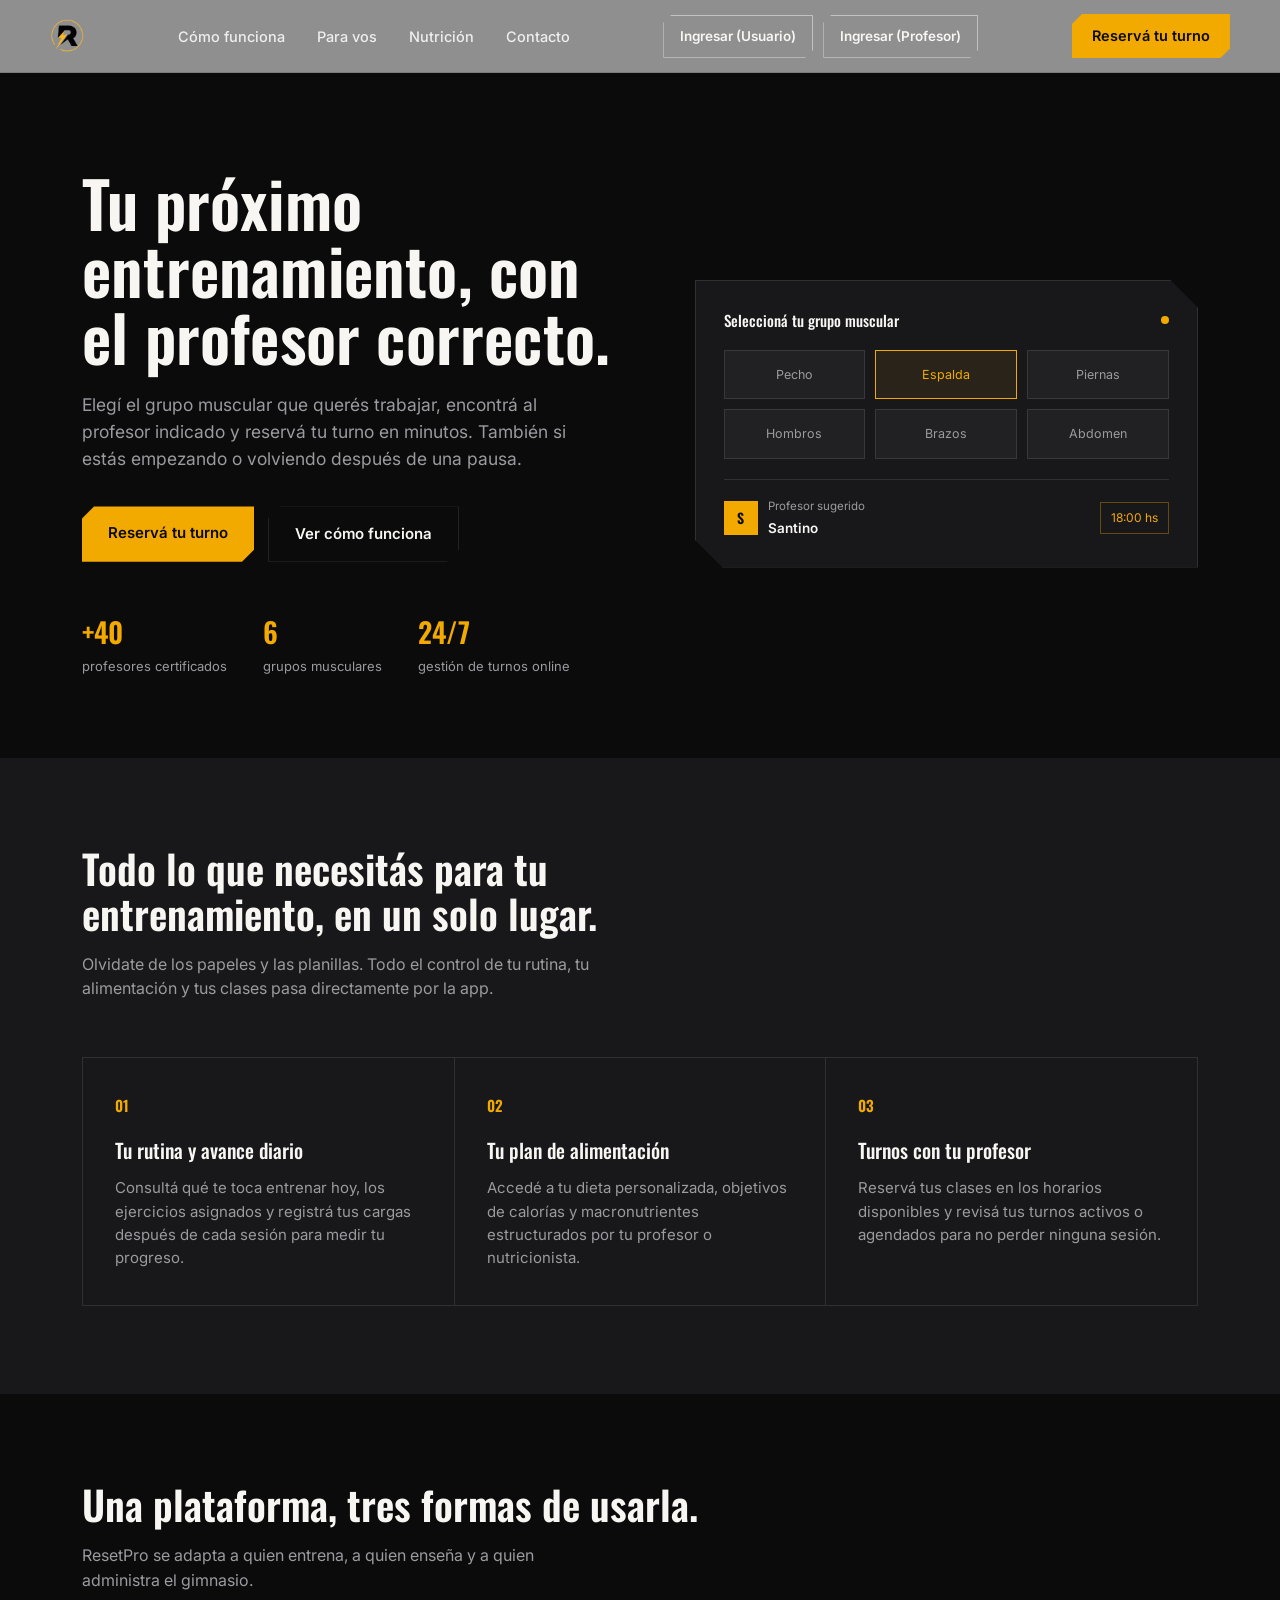
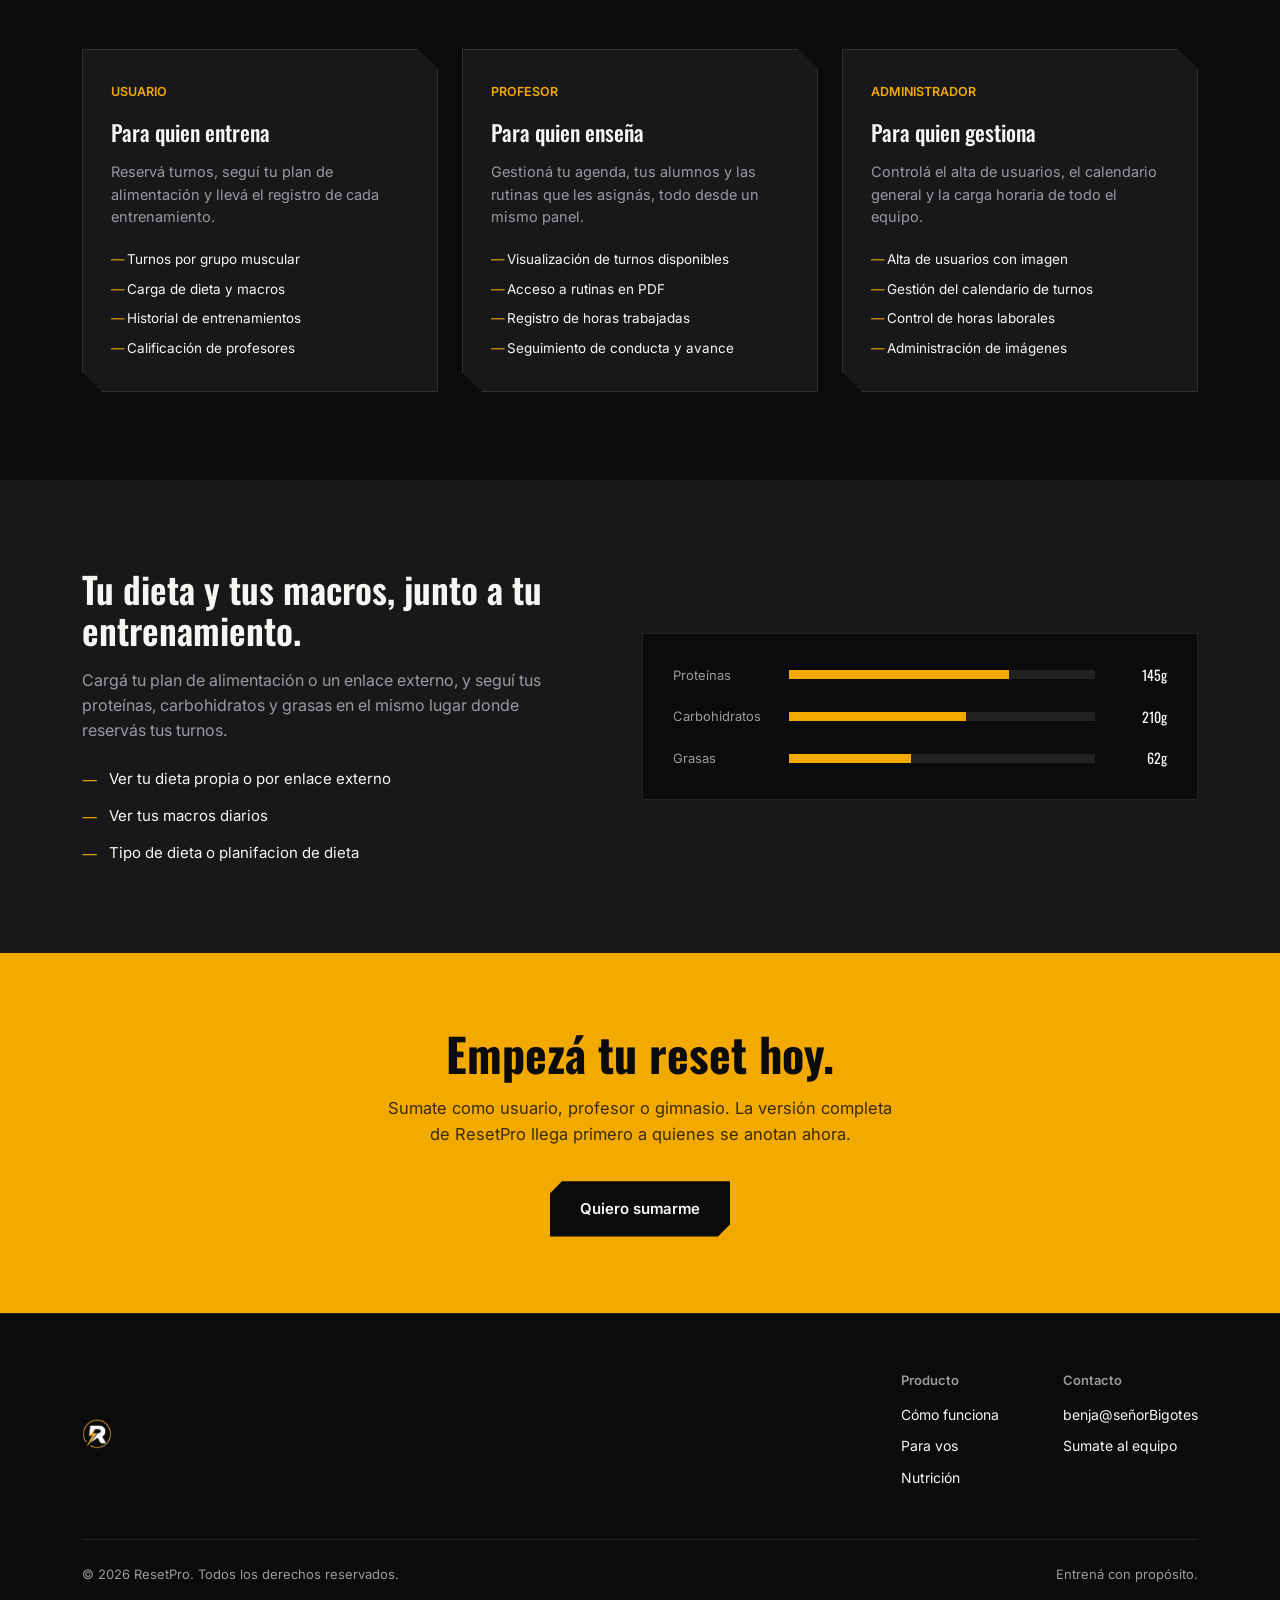
<file: index.html>
<!DOCTYPE html>
<html lang="es">
<head>
<meta charset="UTF-8">
<meta name="viewport" content="width=device-width, initial-scale=1.0">
<title>ResetPro — Entrená con propósito</title>
<link rel="preconnect" href="https://fonts.googleapis.com">
<link rel="preconnect" href="https://fonts.gstatic.com" crossorigin>
<link href="https://fonts.googleapis.com/css2?family=Oswald:wght@400;500;600;700&family=Inter:wght@400;500;600;700&display=swap" rel="stylesheet">
  <link rel="stylesheet" href="style.css">
</head>
<body>

<header>
  <div class="wrap nav">
    <a class="brand" href="#top">
      <img src="icono.PNG" alt="Icono de RESETPRO">
    </a>
    <nav>
      <ul class="nav-links" id="navLinks">
        <li><a href="#como-funciona">Cómo funciona</a></li>
        <li><a href="#roles">Para vos</a></li>
        <li><a href="#nutricion">Nutrición</a></li>
        <li><a href="#contacto">Contacto</a></li>
      </ul>
    </nav>
    <div class="nav-auth" id="navAuth">
      <a href="login-usuario.html" aria-label="Ingresar como usuario">Ingresar (Usuario)</a>
     <a href="login-profesor.html" aria-label="Ingresar como profesor">Ingresar (Profesor)</a>
    </div>
    <a class="nav-cta" id="navCta" href="#contacto">Reservá tu turno</a>
    <button class="menu-btn" id="menuBtn" aria-label="Abrir menú">☰</button>
  </div>
</header>

<main id="top">

  <!-- HERO -->
  <section class="hero">
    <div class="wrap">
      <div>
        <h1>Tu próximo entrenamiento, con el profesor correcto.</h1>
        <p class="lead">Elegí el grupo muscular que querés trabajar, encontrá al profesor indicado y reservá tu turno en minutos. También si estás empezando o volviendo después de una pausa.</p>
        <div class="hero-actions">
          <a class="btn-primary" href="#contacto">Reservá tu turno</a>
          <a class="btn-secondary" href="#como-funciona">Ver cómo funciona</a>
        </div>
        <div class="hero-stats">
          <div><b>+40</b><span>profesores certificados</span></div>
          <div><b>6</b><span>grupos musculares</span></div>
          <div><b>24/7</b><span>gestión de turnos online</span></div>
        </div>
      </div>
      <div class="hero-visual">
        <div class="selector-card">
          <div class="sc-head">
            <h3>Seleccioná tu grupo muscular</h3>
            <span class="dot"></span>
          </div>
          <div class="muscle-grid">
            <div class="muscle-chip">Pecho</div>
            <div class="muscle-chip active">Espalda</div>
            <div class="muscle-chip">Piernas</div>
            <div class="muscle-chip">Hombros</div>
            <div class="muscle-chip">Brazos</div>
            <div class="muscle-chip">Abdomen</div>
          </div>
          <div class="sc-foot">
            <div class="who">
              <div class="avatar">S</div>
              <div>
                <small>Profesor sugerido</small>
                <p>Santino</p>
              </div>
            </div>
            <span class="slot">18:00 hs</span>
          </div>
        </div>
      </div>
    </div>
  </section>

  <!-- COMO FUNCIONA Boton de la pagina que te lleva -->
  <section id="como-funciona" class="alt">
    <div class="wrap">
      <div class="section-head">
        <h2>Todo lo que necesitás para tu entrenamiento, en un solo lugar.</h2>
        <p>Olvidate de los papeles y las planillas. Todo el control de tu rutina, tu alimentación y tus clases pasa directamente por la app.</p>
      </div>
      <div class="steps">
        <div class="step">
           <!-- 1  -->
          <span class="num">01</span>
          <h3>Tu rutina y avance diario</h3>
          <p>Consultá qué te toca entrenar hoy, los ejercicios asignados y registrá tus cargas después de cada sesión para medir tu progreso.</p>
        </div>
            <!-- 2  -->
        <div class="step">
          <span class="num">02</span>
          <h3>Tu plan de alimentación</h3>
          <p>Accedé a tu dieta personalizada, objetivos de calorías y macronutrientes estructurados por tu profesor o nutricionista.</p>
        </div>
          <!-- 3  -->
        <div class="step">
          <span class="num">03</span>
          <h3>Turnos con tu profesor</h3>
          <p>Reservá tus clases en los horarios disponibles y revisá tus turnos activos o agendados para no perder ninguna sesión.</p>
        </div>
      </div>
    </div>
  </section>

  <!-- ROLES -->
  <section id="roles">
    <div class="wrap">
      <div class="section-head">
        <h2>Una plataforma, tres formas de usarla.</h2>
        <p>ResetPro se adapta a quien entrena, a quien enseña y a quien administra el gimnasio.</p>
      </div>
      <div class="roles">
        <div class="role-card">
          <span class="tag">USUARIO</span>
          <h3>Para quien entrena</h3>
          <p>Reservá turnos, seguí tu plan de alimentación y llevá el registro de cada entrenamiento.</p>
          <ul>
            <li>Turnos por grupo muscular</li>
            <li>Carga de dieta y macros</li>
            <li>Historial de entrenamientos</li>
            <li>Calificación de profesores</li>
          </ul>
        </div>
        <div class="role-card">
          <span class="tag">PROFESOR</span>
          <h3>Para quien enseña</h3>
          <p>Gestioná tu agenda, tus alumnos y las rutinas que les asignás, todo desde un mismo panel.</p>
          <ul>
            <li>Visualización de turnos disponibles</li>
            <li>Acceso a rutinas en PDF</li>
            <li>Registro de horas trabajadas</li>
            <li>Seguimiento de conducta y avance</li>
          </ul>
        </div>
        <div class="role-card">
          <span class="tag">ADMINISTRADOR</span>
          <h3>Para quien gestiona</h3>
          <p>Controlá el alta de usuarios, el calendario general y la carga horaria de todo el equipo.</p>
          <ul>
            <li>Alta de usuarios con imagen</li>
            <li>Gestión del calendario de turnos</li>
            <li>Control de horas laborales</li>
            <li>Administración de imágenes</li>
          </ul>
        </div>
      </div>
    </div>
  </section>

  <!-- NUTRICION -->
  <section id="nutricion" class="alt">
    <div class="wrap feature">
      <div class="feature-text">
        <h2>Tu dieta y tus macros, junto a tu entrenamiento.</h2>
        <p>Cargá tu plan de alimentación o un enlace externo, y seguí tus proteínas, carbohidratos y grasas en el mismo lugar donde reservás tus turnos.</p>
        <ul class="check-list">
          <li><span class="mark">—</span> Ver tu dieta propia o por enlace externo</li>
          <li><span class="mark">—</span> Ver tus macros diarios</li>
          <li><span class="mark">—</span> Tipo de dieta o planifacion de dieta</li>
        </ul>
      </div>
      <div class="macro-card">
        <div class="macro-row">
          <span class="macro-label">Proteínas</span>
          <div class="macro-bar"><div class="macro-fill" style="width:72%"></div></div>
          <span class="macro-val">145g</span>
        </div>
        <div class="macro-row">
          <span class="macro-label">Carbohidratos</span>
          <div class="macro-bar"><div class="macro-fill" style="width:58%"></div></div>
          <span class="macro-val">210g</span>
        </div>
        <div class="macro-row">
          <span class="macro-label">Grasas</span>
          <div class="macro-bar"><div class="macro-fill" style="width:40%"></div></div>
          <span class="macro-val">62g</span>
        </div>
      </div>
    </div>
  </section>

  <!-- DISEÑAR API para conectarte a WhatsApp -->
  <section class="cta-band" id="contacto">
    <div class="wrap">
    <h2>Empezá tu reset hoy.</h2>
    <p>Sumate como usuario, profesor o gimnasio. La versión completa de ResetPro llega primero a quienes se anotan ahora.</p>
    
    <!-- NUMERO DE BENJAMIN-->
    <a class="btn-dark" href="https://wa.me/5493517668913" target="_blank" rel="noopener noreferrer">Quiero sumarme</a>
</div>


</main>

<footer>
  <div class="wrap">
    <div class="footer-top">
      <div class="footer-brand">
       <img src="ResetWhite.png" alt="Icono de RESETPRO">
      </div>
      <div class="footer-cols">
        <div class="footer-col">
          <h4>Producto</h4>
          <a href="#como-funciona">Cómo funciona</a>
          <a href="#roles">Para vos</a>
          <a href="#nutricion">Nutrición</a>
        </div>
        <div class="footer-col">
          <h4>Contacto</h4>
          <a href="mailto:benja@señorBigotes">benja@señorBigotes</a>
          <a href="https://wa.me/5493517668913">Sumate al equipo</a>
        </div>
      </div>
    </div>
    <div class="footer-bottom">
      <span>© 2026 ResetPro. Todos los derechos reservados.</span>
      <span>Entrená con propósito.</span>
    </div>
  </div>
</footer>
  <script src="script.js"></script>
</body>
</html>
</file>
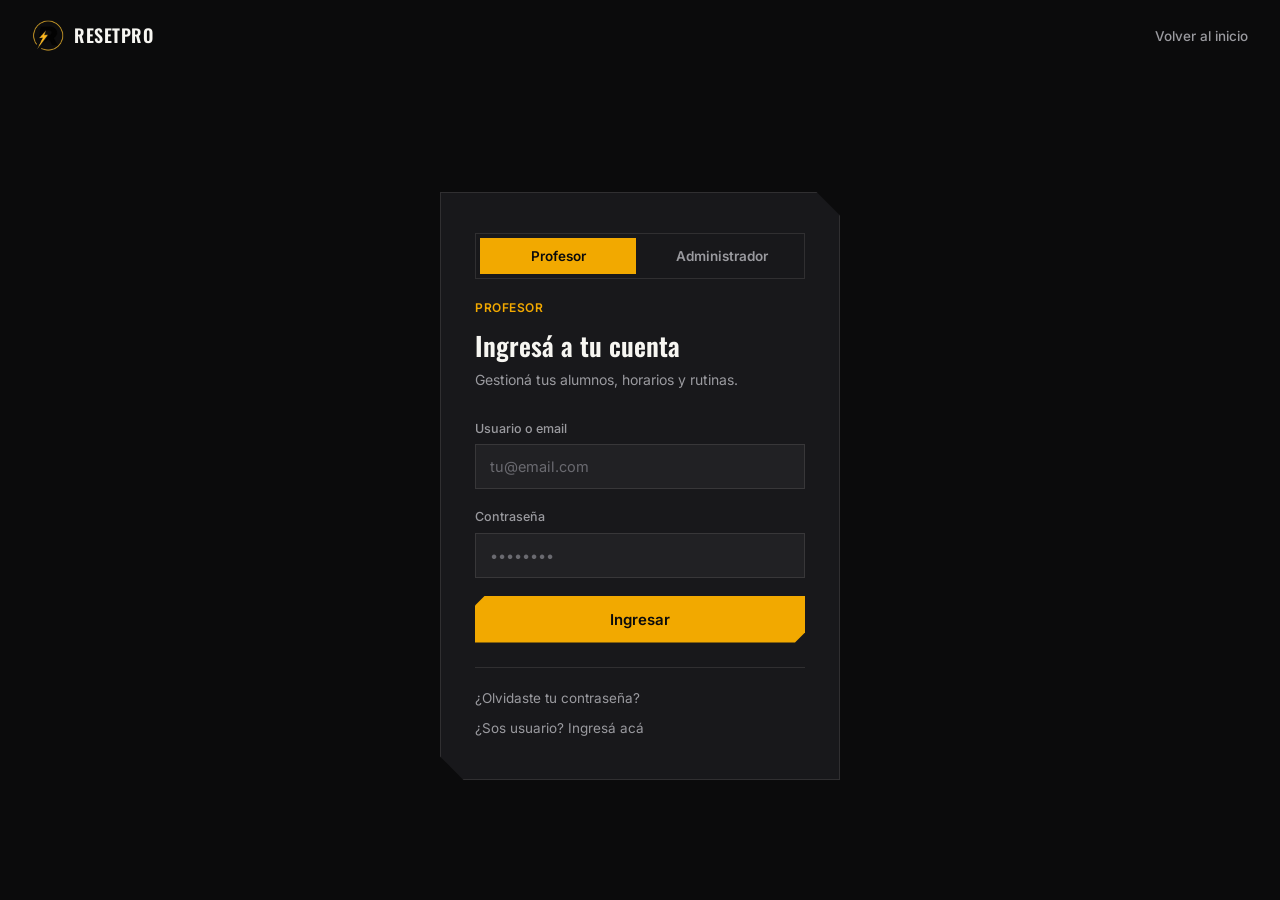
<file: login-profesor.html>
<!DOCTYPE html>
<html lang="es">
<head>
<meta charset="UTF-8">
<meta name="viewport" content="width=device-width, initial-scale=1.0, viewport-fit=cover">
<title>ResetPro — Ingresar</title>
<link rel="preconnect" href="https://fonts.googleapis.com">
<link rel="preconnect" href="https://fonts.gstatic.com" crossorigin>
<link href="https://fonts.googleapis.com/css2?family=Oswald:wght@400;500;600;700&family=Inter:wght@400;500;600;700&display=swap" rel="stylesheet">
<link rel="stylesheet" href="login-profesor.css">
</head>
<body>

<header class="top">
  <a class="brand" href="index.html">
    <img src="icono.PNG" alt="ResetPro">
    <span>RESETPRO</span>
  </a>
  <a class="back" href="index.html">Volver al inicio</a>
</header>

<main class="login-wrap">
  <div class="login-card">

    <div class="role-toggle" id="roleToggle">
      <button type="button" class="role-btn active" data-role="profesor">Profesor</button>
      <button type="button" class="role-btn" data-role="admin">Administrador</button>
    </div>

    <div class="login-tag" id="loginTag">PROFESOR</div>
    <h1 id="loginTitle">Ingresá a tu cuenta</h1>
    <p class="sub" id="loginSub">Gestioná tus alumnos, horarios y rutinas.</p>

    <form id="loginForm" novalidate>
      <label for="email">Usuario o email</label>
      <input type="text" id="email" name="email" placeholder="tu@email.com" autocomplete="username" required>

      <label for="password">Contraseña</label>
      <input type="password" id="password" name="password" placeholder="••••••••" autocomplete="current-password" required>

      <p class="error" id="loginError">Completá usuario y contraseña.</p>

      <button type="submit" class="btn-primary">Ingresar</button>
    </form>

    <div class="login-links">
      <a href="#">¿Olvidaste tu contraseña?</a>
      <a href="login-usuario.html">¿Sos usuario? Ingresá acá</a>
    </div>
  </div>
</main>

<script src="login-profesor.js"></script>
</body>
</html>
</file>
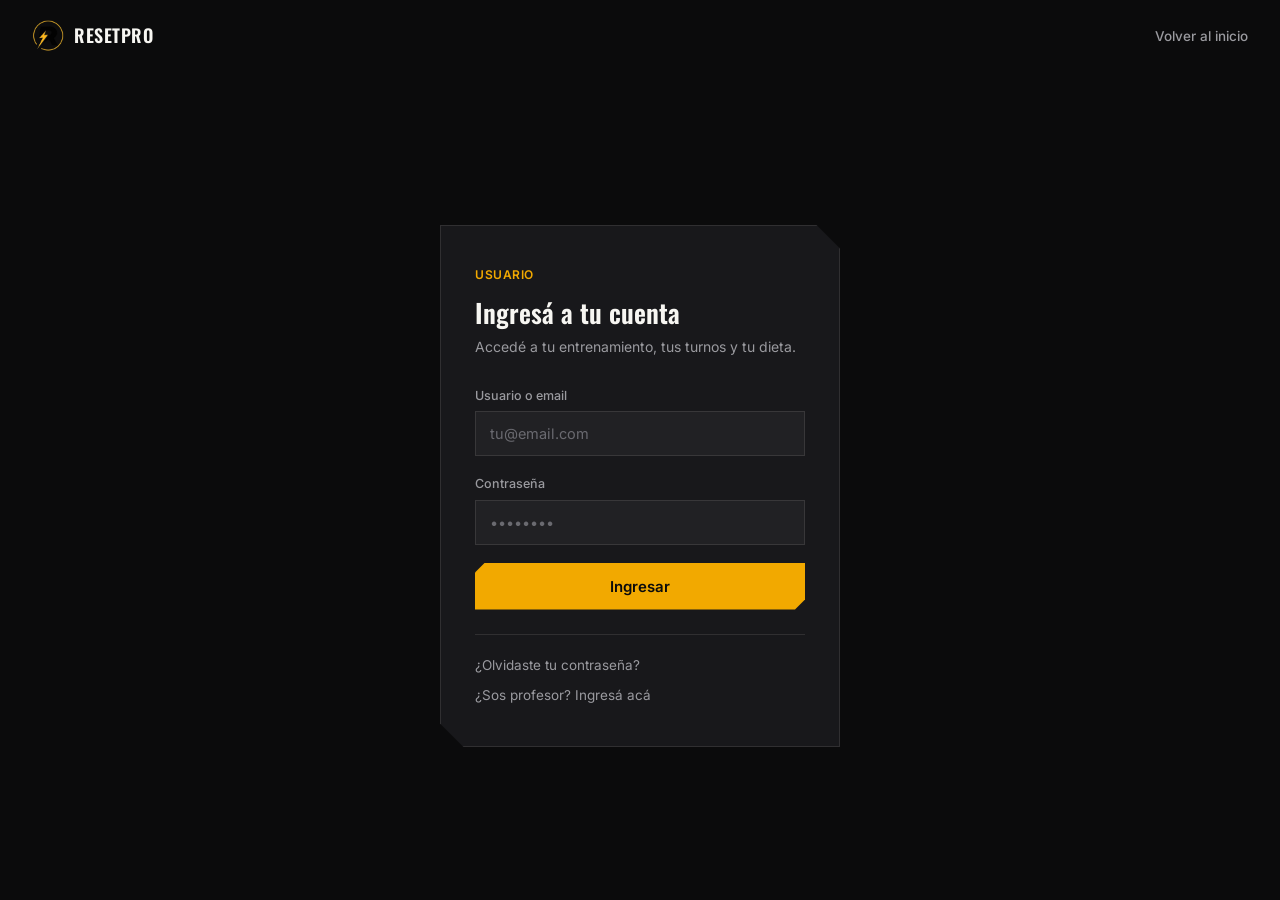
<file: login-usuario.html>
<!DOCTYPE html>
<html lang="es">
<head>
<meta charset="UTF-8">
<meta name="viewport" content="width=device-width, initial-scale=1.0, viewport-fit=cover">
<title>ResetPro — Ingresar</title>
<link rel="preconnect" href="https://fonts.googleapis.com">
<link rel="preconnect" href="https://fonts.gstatic.com" crossorigin>
<link href="https://fonts.googleapis.com/css2?family=Oswald:wght@400;500;600;700&family=Inter:wght@400;500;600;700&display=swap" rel="stylesheet">
<link rel="stylesheet" href="login-usuario.css">
</head>
<body>

<header class="top">
  <a class="brand" href="index.html">
    <img src="icono.PNG" alt="ResetPro">
    <span>RESETPRO</span>
  </a>
  <a class="back" href="index.html">Volver al inicio</a>
</header>

<main class="login-wrap">
  <div class="login-card">
    <div class="login-tag">USUARIO</div>
    <h1>Ingresá a tu cuenta</h1>
    <p class="sub">Accedé a tu entrenamiento, tus turnos y tu dieta.</p>

    <form id="loginForm" novalidate>
      <label for="email">Usuario o email</label>
      <input type="text" id="email" name="email" placeholder="tu@email.com" autocomplete="username" required>

      <label for="password">Contraseña</label>
      <input type="password" id="password" name="password" placeholder="••••••••" autocomplete="current-password" required>

      <p class="error" id="loginError">Completá usuario y contraseña.</p>

      <button type="submit" class="btn-primary">Ingresar</button>
    </form>

    <div class="login-links">
      <a href="#">¿Olvidaste tu contraseña?</a>
      <a href="login-profesor.html">¿Sos profesor? Ingresá acá</a>
    </div>
  </div>
</main>

<script src="login-usuario.js"></script>
</body>
</html>
</file>
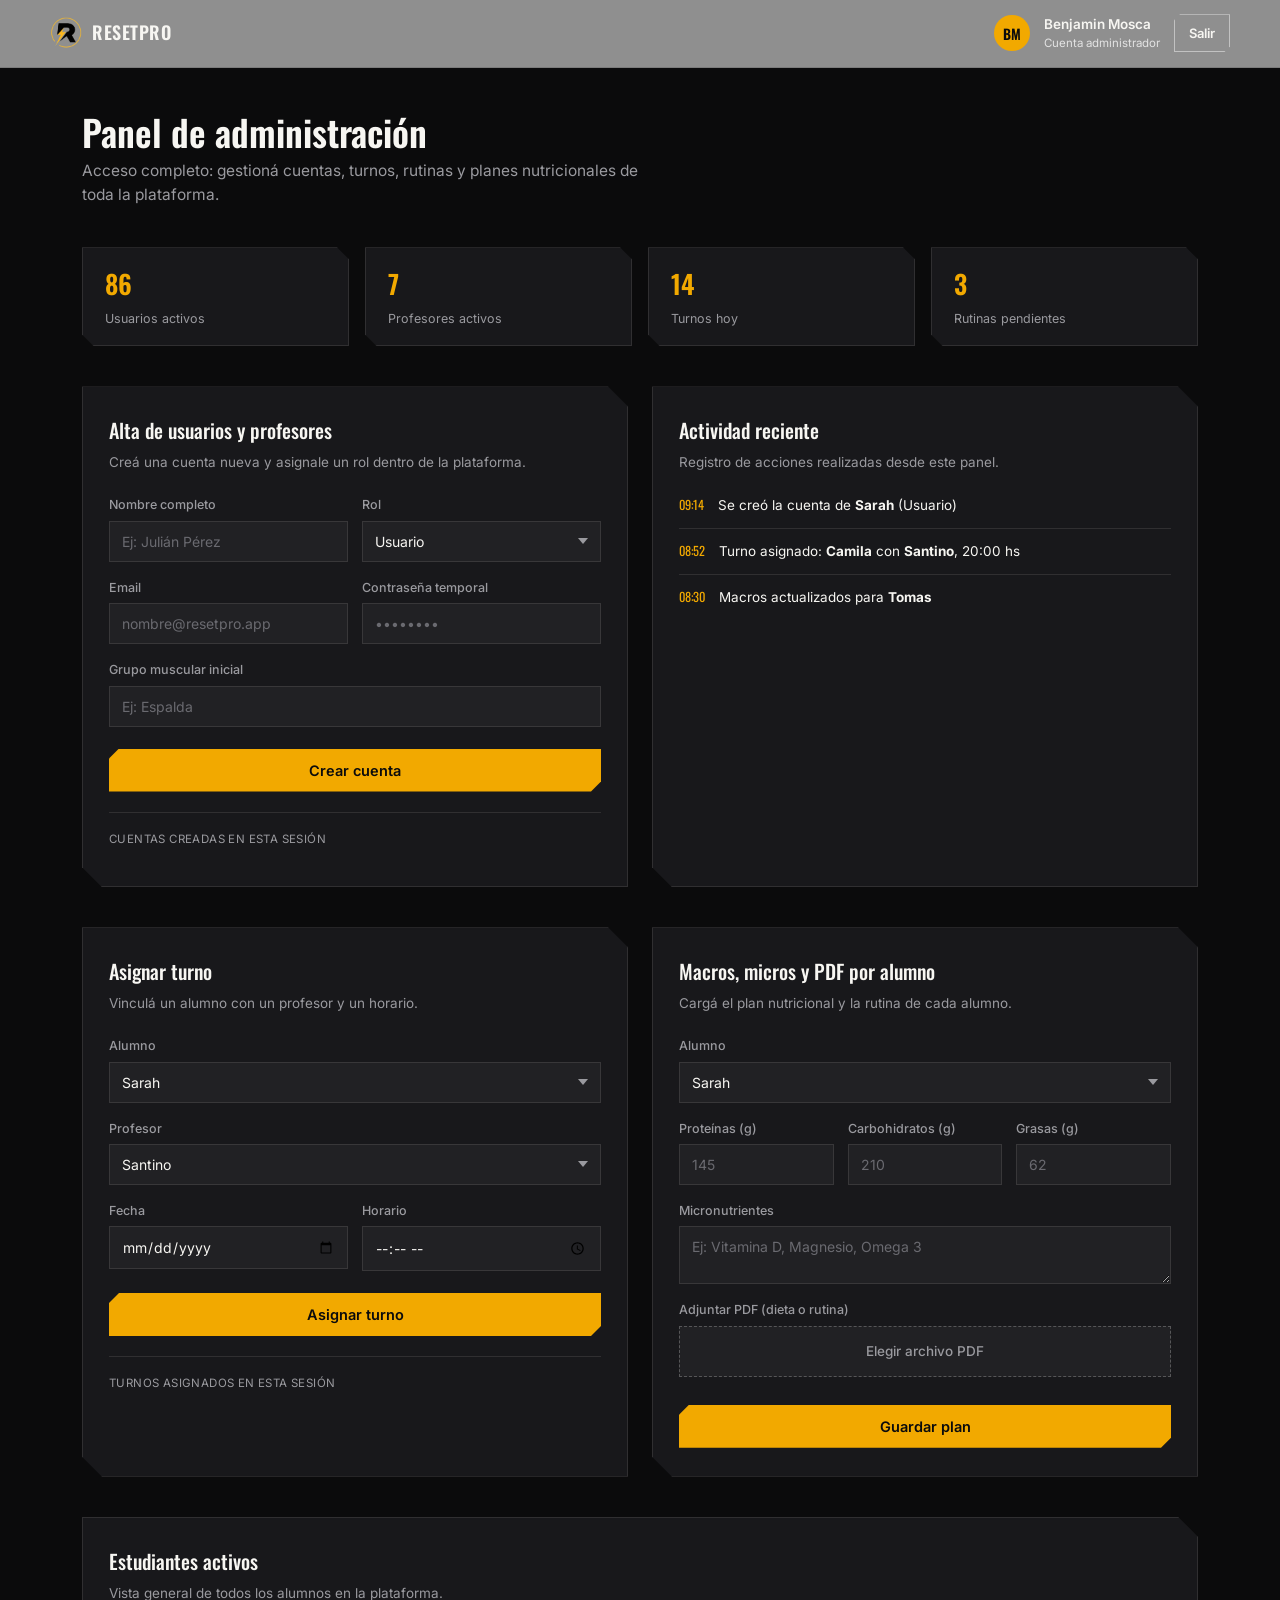
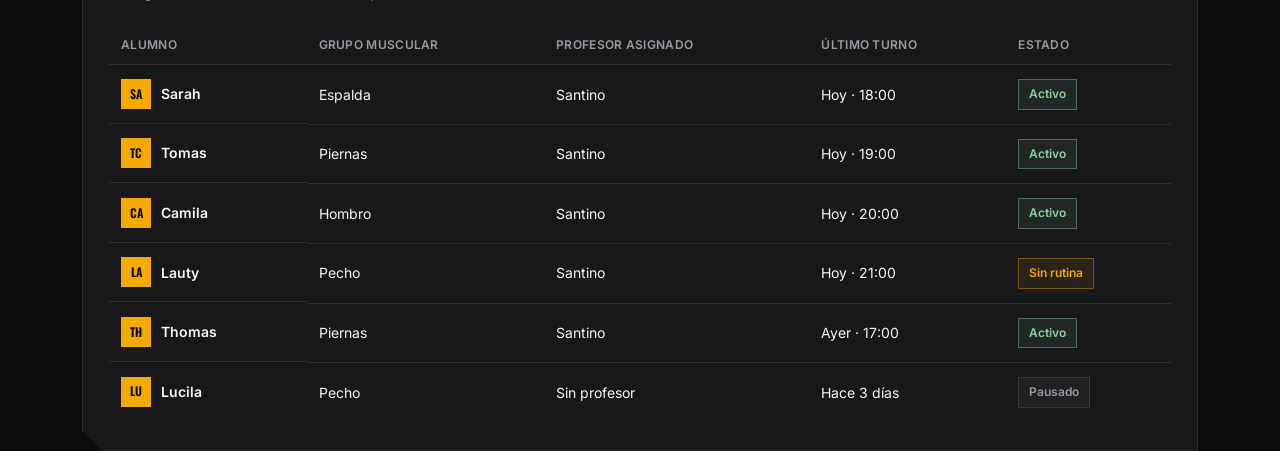
<file: admin/Admin.html>
<!DOCTYPE html>
<html lang="es">
<head>
<meta charset="UTF-8">
<meta name="viewport" content="width=device-width, initial-scale=1.0, viewport-fit=cover">
<title>ResetPro — Panel de Administración</title>
<link rel="preconnect" href="https://fonts.googleapis.com">
<link rel="preconnect" href="https://fonts.gstatic.com" crossorigin>
<link href="https://fonts.googleapis.com/css2?family=Oswald:wght@400;500;600;700&family=Inter:wght@400;500;600;700&display=swap" rel="stylesheet">
<link rel="stylesheet" href="Admin.css">
</head>
<body>

<header>
  <div class="wrap nav">
    <a class="brand" href="../index.html">
      <img src="../icono.PNG" alt="ResetPro">
      <span>RESETPRO</span>
    </a>
    <div class="user-box">
      <div class="avatar">BM</div>
      <div class="who">
        <b>Benjamin Mosca</b>
        <small>Cuenta administrador</small>
      </div>
      <a class="logout" id="btnSalir" href="../index.html">Salir</a>
    </div>
  </div>
</header>

<main class="wrap">

  <div class="greeting">
    <h1>Panel de administración</h1>
    <p>Acceso completo: gestioná cuentas, turnos, rutinas y planes nutricionales de toda la plataforma.</p>
  </div>

  <div class="stats-row">
    <div class="stat-chip">
      <b id="statUsuarios">86</b>
      <span>Usuarios activos</span>
    </div>
    <div class="stat-chip">
      <b id="statProfesores">7</b>
      <span>Profesores activos</span>
    </div>
    <div class="stat-chip">
      <b id="statTurnos">14</b>
      <span>Turnos hoy</span>
    </div>
    <div class="stat-chip">
      <b>3</b>
      <span>Rutinas pendientes</span>
    </div>
  </div>

  <!-- Alta de cuentas + log de actividad -->
  <div class="grid-2">
    <section class="card">
      <div class="card-head">
        <h2>Alta de usuarios y profesores</h2>
        <p>Creá una cuenta nueva y asignale un rol dentro de la plataforma.</p>
      </div>

      <form id="formAlta" novalidate>
        <div class="field-row">
          <div class="field">
            <label for="altaNombre">Nombre completo</label>
            <input type="text" id="altaNombre" placeholder="Ej: Julián Pérez" required>
          </div>
          <div class="field">
            <label for="altaRol">Rol</label>
            <select id="altaRol">
              <option value="usuario">Usuario</option>
              <option value="profesor">Profesor</option>
              <option value="admin">Administrador</option>
            </select>
          </div>
        </div>
        <div class="field-row">
          <div class="field">
            <label for="altaEmail">Email</label>
            <input type="email" id="altaEmail" placeholder="nombre@resetpro.app" required>
          </div>
          <div class="field">
            <label for="altaPass">Contraseña temporal</label>
            <input type="password" id="altaPass" placeholder="••••••••" required>
          </div>
        </div>
        <div class="field">
          <label for="altaDetalle" id="altaDetalleLabel">Grupo muscular inicial</label>
          <input type="text" id="altaDetalle" placeholder="Ej: Espalda">
        </div>
        <button type="submit" class="btn-primary">Crear cuenta</button>
      </form>

      <div class="mini-list" id="altaRecientes">
        <span class="mini-list-label">Cuentas creadas en esta sesión</span>
      </div>
    </section>

    <section class="card">
      <div class="card-head">
        <h2>Actividad reciente</h2>
        <p>Registro de acciones realizadas desde este panel.</p>
      </div>
      <ul class="log-list" id="logList">
        <li><span class="log-time">09:14</span> Se creó la cuenta de <b>Sarah</b> (Usuario)</li>
        <li><span class="log-time">08:52</span> Turno asignado: <b>Camila</b> con <b>Santino</b>, 20:00 hs</li>
        <li><span class="log-time">08:30</span> Macros actualizados para <b>Tomas</b></li>
      </ul>
    </section>
  </div>

  <!-- Turnos + Macros/PDF -->
  <div class="grid-2">
    <section class="card">
      <div class="card-head">
        <h2>Asignar turno</h2>
        <p>Vinculá un alumno con un profesor y un horario.</p>
      </div>
      <form id="formTurno" novalidate>
        <div class="field">
          <label for="turnoAlumno">Alumno</label>
          <select id="turnoAlumno">
            <option>Sarah </option>
            <option>Tomas Criado</option>
            <option>Camila</option>
            <option>Lucila</option>
            <option>Lautaro</option>
            <option>Thomas</option>
          </select>
        </div>
        <div class="field">
          <label for="turnoProfesor">Profesor</label>
          <select id="turnoProfesor">
            <option>Santino</option>
            <option>Emanuel</option>
            <option>Mejor profe del best Daniel</option>
          </select>
        </div>
        <div class="field-row">
          <div class="field">
            <label for="turnoFecha">Fecha</label>
            <input type="date" id="turnoFecha">
          </div>
          <div class="field">
            <label for="turnoHora">Horario</label>
            <input type="time" id="turnoHora">
          </div>
        </div>
        <button type="submit" class="btn-primary">Asignar turno</button>
      </form>

      <div class="mini-list" id="turnosRecientes">
        <span class="mini-list-label">Turnos asignados en esta sesión</span>
      </div>
    </section>

    <section class="card">
      <div class="card-head">
        <h2>Macros, micros y PDF por alumno</h2>
        <p>Cargá el plan nutricional y la rutina de cada alumno.</p>
      </div>
      <form id="formMacros" novalidate>
        <div class="field">
          <label for="macroAlumno">Alumno</label>
          <select id="macroAlumno">
            <option>Sarah</option>
            <option>Tomas Criado</option>
            <option>Camila</option>
            <option>Lucila</option>
            <option>Thomas</option>
            <option>Lautaro</option>
          </select>
        </div>
        <div class="field-row three">
          <div class="field">
            <label for="macroProt">Proteínas (g)</label>
            <input type="number" id="macroProt" placeholder="145" min="0">
          </div>
          <div class="field">
            <label for="macroCarb">Carbohidratos (g)</label>
            <input type="number" id="macroCarb" placeholder="210" min="0">
          </div>
          <div class="field">
            <label for="macroGrasa">Grasas (g)</label>
            <input type="number" id="macroGrasa" placeholder="62" min="0">
          </div>
        </div>
        <div class="field">
          <label for="micros">Micronutrientes</label>
          <textarea id="micros" rows="2" placeholder="Ej: Vitamina D, Magnesio, Omega 3"></textarea>
        </div>
        <div class="field">
          <label>Adjuntar PDF (dieta o rutina)</label>
          <label class="file-upload" for="macroPdf">
            <span id="fileLabel">Elegir archivo PDF</span>
          </label>
          <input type="file" id="macroPdf" accept="application/pdf" hidden>
        </div>
        <button type="submit" class="btn-primary">Guardar plan</button>
      </form>
    </section>
  </div>

  <!-- Estudiantes activos -->
  <section class="card full">
    <div class="card-head">
      <h2>Estudiantes activos</h2>
    <!-- sin restricciones debido a que es admins -->
      <p>Vista general de todos los alumnos en la plataforma.</p>
    </div>

    <div class="table-wrap">
      <table id="tablaEstudiantes">
        <thead>
          <tr>
            <th>Alumno</th>
            <th>Grupo muscular</th>
            <th>Profesor asignado</th>
            <th>Último turno</th>
            <th>Estado</th>
          </tr>
        </thead>
        <tbody>
          <tr>
            <td class="who-cell"><span class="avatar">SA</span>Sarah</td>
            <td>Espalda</td>
            <td>Santino</td>
            <td>Hoy · 18:00</td>
            <td><span class="status active">Activo</span></td>
          </tr>
          <tr>
            <td class="who-cell"><span class="avatar">TC</span>Tomas</td>
            <td>Piernas</td>
            <td>Santino</td>
            <td>Hoy · 19:00</td>
            <td><span class="status active">Activo</span></td>
          </tr>
          <tr>
            <td class="who-cell"><span class="avatar">CA</span>Camila</td>
            <td>Hombro</td>
            <td>Santino</td>
            <td>Hoy · 20:00</td>
            <td><span class="status active">Activo</span></td>
          </tr>
          <tr>
            <td class="who-cell"><span class="avatar">LA</span>Lauty</td>
            <td>Pecho</td>
            <td>Santino</td>
            <td>Hoy · 21:00</td>
            <td><span class="status pending">Sin rutina</span></td>
          </tr>
          <tr>
            <td class="who-cell"><span class="avatar">TH</span>Thomas</td>
            <td>Piernas</td>
            <td>Santino</td>
            <td>Ayer · 17:00</td>
            <td><span class="status active">Activo</span></td>
          </tr>
          <tr>
            <td class="who-cell"><span class="avatar">LU</span>Lucila</td>
            <td>Pecho</td>
            <td>Sin profesor</td>
            <td>Hace 3 días</td>
            <td><span class="status paused">Pausado</span></td>
          </tr>
        </tbody>
      </table>
    </div>
  </section>

</main>

<script src="admin.js"></script>
</body>
</html>
</file>
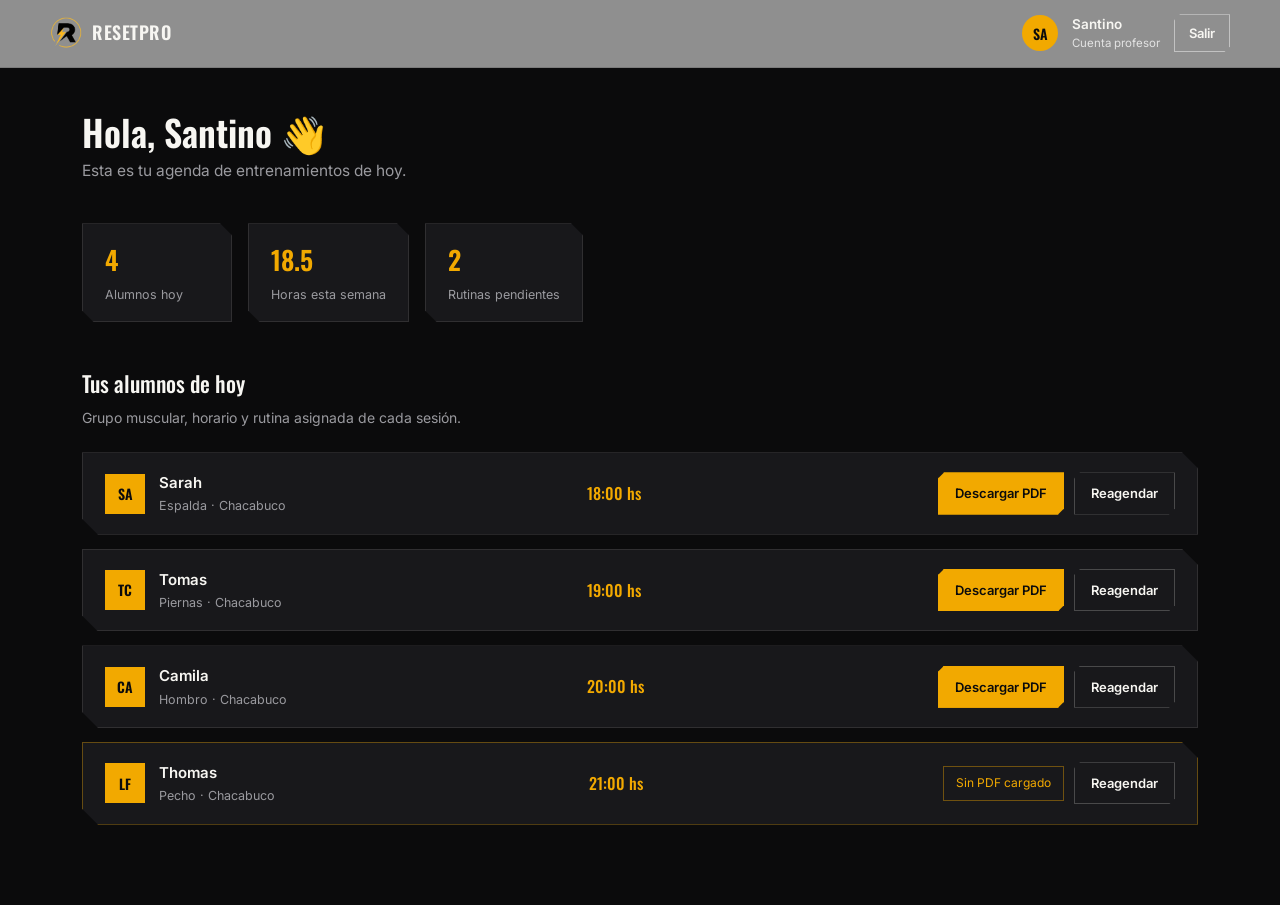
<file: profesor/Profesor.html>
<!DOCTYPE html>
<html lang="es">
<head>
<meta charset="UTF-8">
<meta name="viewport" content="width=device-width, initial-scale=1.0, viewport-fit=cover">
<title>ResetPro — Panel del Profesor</title>
<link rel="preconnect" href="https://fonts.googleapis.com">
<link rel="preconnect" href="https://fonts.gstatic.com" crossorigin>
<link href="https://fonts.googleapis.com/css2?family=Oswald:wght@400;500;600;700&family=Inter:wght@400;500;600;700&display=swap" rel="stylesheet">
<link rel="stylesheet" href="Profesor.css">
</head>
<body>

<header>
  <div class="wrap nav">
    <a class="brand" href="../index.html">
      <img src="../icono.PNG" alt="ResetPro">
      <span>RESETPRO</span>
    </a>
    <div class="user-box">
      <div class="avatar">SA</div>
      <div class="who">
        <b>Santino</b>
        <small>Cuenta profesor</small>
      </div>
      <a class="logout" id="btnSalir" href="../index.html">Salir</a>
    </div>
  </div>
</header>

<main class="wrap">

  <div class="greeting">
    <h1>Hola, Santino 👋</h1>
    <p>Esta es tu agenda de entrenamientos de hoy.</p>
  </div>

  <div class="stats-row">
    <div class="stat-chip">
      <b id="statAlumnos">4</b>
      <span>Alumnos hoy</span>
    </div>
    <div class="stat-chip">
      <b>18.5</b>
      <span>Horas esta semana</span>
    </div>
    <div class="stat-chip">
      <b>2</b>
      <span>Rutinas pendientes</span>
    </div>
  </div>

  <section class="section-block">
    <div class="section-head">
      <h2>Tus alumnos de hoy</h2>
      <p>Grupo muscular, horario y rutina asignada de cada sesión.</p>
    </div>

    <div class="alumnos-list">

      <article class="alumno-row">
        <div class="alumno-main">
          <div class="avatar">SA</div>
          <div class="info">
            <b>Sarah</b>
            <span>Espalda · Chacabuco</span>
          </div>
        </div>
        <div class="alumno-time">18:00 hs</div>
        <div class="alumno-actions">
          <a class="btn-cta solid" href="rutinas/rutina-espalda.pdf" download>Descargar PDF</a>
          <a class="btn-cta" href="#">Reagendar</a>
        </div>
      </article>

      <article class="alumno-row">
        <div class="alumno-main">
          <div class="avatar">TC</div>
          <div class="info">
            <b>Tomas</b>
            <span>Piernas · Chacabuco</span>
          </div>
        </div>
        <div class="alumno-time">19:00 hs</div>
        <div class="alumno-actions">
          <a class="btn-cta solid" href="rutinas/rutina-piernas.pdf" download>Descargar PDF</a>
          <a class="btn-cta" href="#">Reagendar</a>
        </div>
      </article>

      <article class="alumno-row">
        <div class="alumno-main">
          <div class="avatar">CA</div>
          <div class="info">
            <b>Camila</b>
            <span>Hombro · Chacabuco</span>
          </div>
        </div>
        <div class="alumno-time">20:00 hs</div>
        <div class="alumno-actions">
          <a class="btn-cta solid" href="rutinas/rutina-hombro.pdf" download>Descargar PDF</a>
          <a class="btn-cta" href="#">Reagendar</a>
        </div>
      </article>

      <article class="alumno-row pending">
        <div class="alumno-main">
          <div class="avatar">LF</div>
          <div class="info">
            <b>Thomas</b>
            <span>Pecho · Chacabuco</span>
          </div>
        </div>
        <div class="alumno-time">21:00 hs</div>
        <div class="alumno-actions">
          <span class="badge-pending">Sin PDF cargado</span>
          <a class="btn-cta" href="#">Reagendar</a>
        </div>
      </article>

    </div>
  </section>

</main>

<script src="profesor.js"></script>
</body>
</html>
</file>
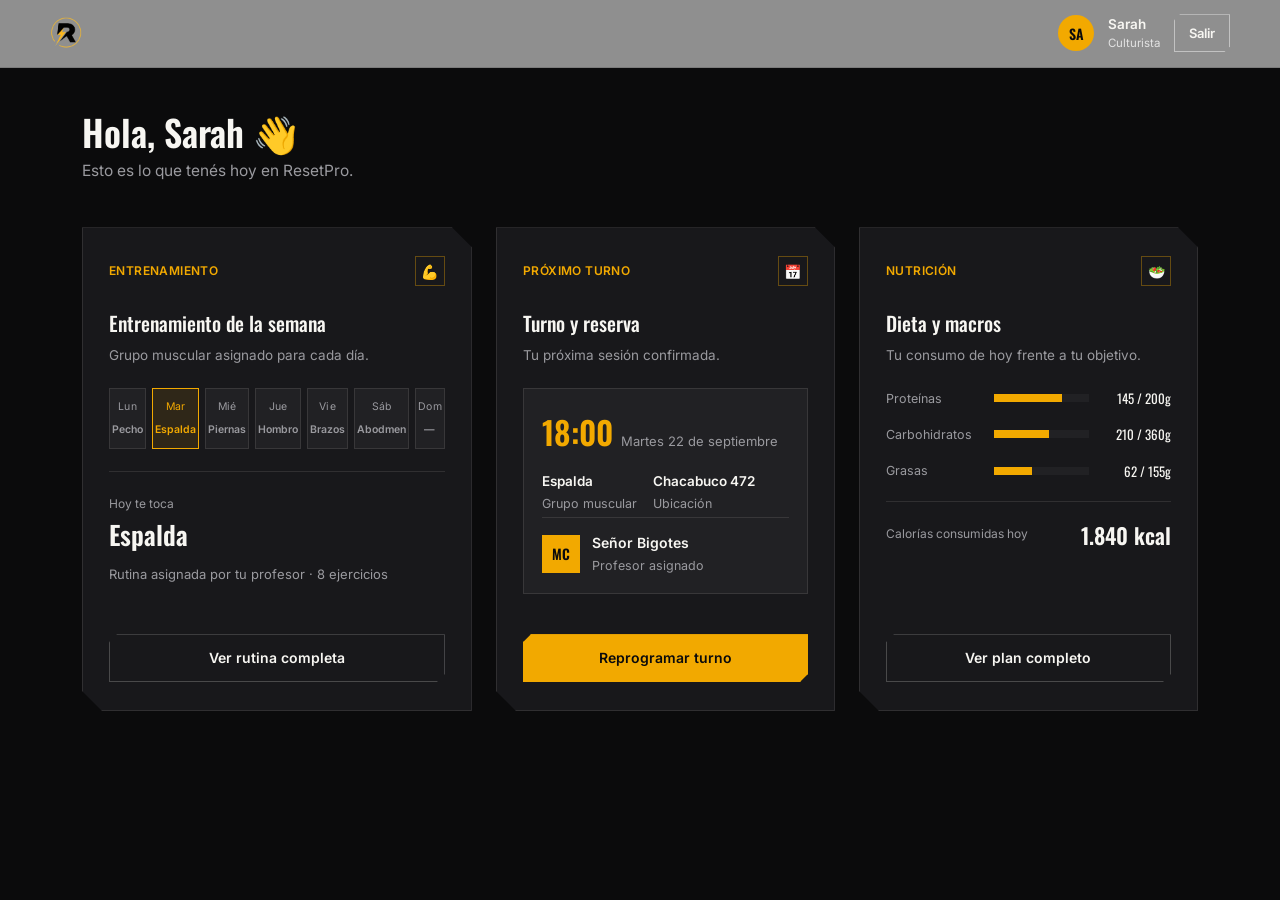
<file: usuario/Usuario.html>
<!DOCTYPE html>
<html lang="es">
<head>
<meta charset="UTF-8">
<meta name="viewport" content="width=device-width, initial-scale=1.0, viewport-fit=cover">
<title>ResetPro — Mi panel</title>
<link rel="preconnect" href="https://fonts.googleapis.com">
<link rel="preconnect" href="https://fonts.gstatic.com" crossorigin>
<link href="https://fonts.googleapis.com/css2?family=Oswald:wght@400;500;600;700&family=Inter:wght@400;500;600;700&display=swap" rel="stylesheet">

  <link rel="stylesheet" href="Usuario.css">
</head>
<body>

<header>
  <div class="wrap nav">
    <a class="brand" href="#">
      <img src="../icono.PNG" alt="ResetPro">
    </a>
    <div class="user-box">
      <div class="avatar">SA</div>
      <div class="who">
        <b>Sarah</b>
        <small>Culturista</small>
      </div>
      <a class="logout" id="btnSalir" href="#">Salir</a>
    </div>
  </div>
</header>

<main class="wrap">

  <div class="greeting">
    <h1>Hola, Sarah 👋</h1>
    <p>Esto es lo que tenés hoy en ResetPro.</p>
  </div>

  <div class="cards">

    <!-- Entrenamiento de la semana -->
    <section class="card">
      <div class="card-head">
        <span class="tag">ENTRENAMIENTO</span>
        <span class="icon">💪</span>
      </div>
      <h2>Entrenamiento de la semana</h2>
      <p class="sub">Grupo muscular asignado para cada día.</p>
      <div class="card-body">
        <div class="week-strip">
          <div class="day-chip"><span class="d">Lun</span><span class="m">Pecho</span></div>
          <div class="day-chip today"><span class="d">Mar</span><span class="m">Espalda</span></div>
          <div class="day-chip"><span class="d">Mié</span><span class="m">Piernas</span></div>
          <div class="day-chip"><span class="d">Jue</span><span class="m">Hombro</span></div>
          <div class="day-chip"><span class="d">Vie</span><span class="m">Brazos</span></div>
          <div class="day-chip"><span class="d">Sáb</span><span class="m">Abodmen</span></div>
          <div class="day-chip"><span class="d">Dom</span><span class="m">—</span></div>
        </div>
        <div class="today-block">
          <span class="label">Hoy te toca</span>
          <div class="muscle">Espalda</div>
          <span class="note">Rutina asignada por tu profesor · 8 ejercicios</span>
        </div>
      </div>
      <a class="card-cta" href="#">Ver rutina completa</a>
    </section>

    <!-- Turno y reserva -->
    <section class="card">
      <div class="card-head">
        <span class="tag">PRÓXIMO TURNO</span>
        <span class="icon">📅</span>
      </div>
      <h2>Turno y reserva</h2>
      <p class="sub">Tu próxima sesión confirmada.</p>
      <div class="card-body">
        <div class="turno-block">
          <div class="turno-time">
            <span class="hora">18:00</span>
            <span class="fecha">Martes 22 de septiembre</span>
          </div>
          <div class="turno-meta">
            <div><b>Espalda</b>Grupo muscular</div>
            <div><b>Chacabuco 472</b>Ubicación</div>
          </div>
          <div class="turno-prof">
            <div class="avatar">MC</div>
            <div class="info">
              <b>Señor Bigotes</b>
              <span>Profesor asignado</span>
            </div>
          </div>
        </div>
      </div>
      <a class="card-cta solid" href="#">Reprogramar turno</a>
    </section>

    <!-- CARD 3: Dieta y macros -->
    <section class="card">
      <div class="card-head">
        <span class="tag">NUTRICIÓN</span>
        <span class="icon">🥗</span>
      </div>
      <h2>Dieta y macros</h2>
      <p class="sub">Tu consumo de hoy frente a tu objetivo.</p>
      <div class="card-body">
        <div class="macro-row">
          <span class="macro-label">Proteínas</span>
          <div class="macro-bar"><div class="macro-fill" style="width:72%"></div></div>
          <span class="macro-val">145 / 200g</span>
        </div>
        <div class="macro-row">
          <span class="macro-label">Carbohidratos</span>
          <div class="macro-bar"><div class="macro-fill" style="width:58%"></div></div>
          <span class="macro-val">210 / 360g</span>
        </div>
        <div class="macro-row">
          <span class="macro-label">Grasas</span>
          <div class="macro-bar"><div class="macro-fill" style="width:40%"></div></div>
          <span class="macro-val">62 / 155g</span>
        </div>
        <div class="cal-summary">
          <span class="label">Calorías consumidas hoy</span>
          <span class="kcal">1.840 kcal</span>
        </div>
      </div>
      <a class="card-cta" href="#">Ver plan completo</a>
    </section>

  </div>
</main>

  <script src="usuario.js"></script>
</body>
</html>
</file>
<file: style.css>
:root{
    --black:#0B0B0C;
    --charcoal:#18181B;
    --charcoal-2:#212124;
    --gold:#F2A900;
    --gold-dim:#B8830A;
    --white:#F7F6F2;
    --grey:#9A9A9F;
    --line: rgba(247,246,242,0.10);
    --font-display:'Oswald', sans-serif;
    --font-body:'Inter', sans-serif;
  }
  :root:not([data-theme="light"]){
    --bg:var(--black);
    --bg-alt:var(--charcoal);
    --text:var(--white);
    --text-dim:var(--grey);
  }
  @media (prefers-color-scheme: light){
    :root:not([data-theme="dark"]){
      --bg:var(--black);
      --bg-alt:var(--charcoal);
      --text:var(--white);
      --text-dim:var(--grey);
    }
  }
  *{box-sizing:border-box;}
  html{scroll-behavior:smooth;}
  body{
    margin:0;
    background:var(--bg);
    color:var(--text);
    font-family:var(--font-body);
    line-height:1.55;
    -webkit-font-smoothing:antialiased;
  }
  img{max-width:100%;display:block;}
  a{color:inherit;}
  .wrap{
    max-width:1180px;
    margin:0 auto;
    padding:0 32px;
  }
  @media (max-width:640px){ .wrap{padding:0 20px;} }

  /* ---------- Header ---------- */
  header{
    position:sticky; top:0; z-index:50;
    background:#8F8F8F;
    backdrop-filter:blur(10px);
    border-bottom:1px solid rgba(11,11,12,0.15);
  }
  .nav{
    display:flex; align-items:center; justify-content:space-between;
    gap:24px;
    padding:14px 0;
  }
  .brand{display:flex; align-items:center; gap:10px; text-decoration:none; flex-shrink:0;}
  .brand img{height:34px; width:34px;}
  .brand span{
    font-family:var(--font-display);
    font-size:19px; letter-spacing:0.5px; font-weight:600;
    color:var(--white);
  }
  .nav-links{display:flex; gap:32px; list-style:none; margin:0; padding:0; flex-grow:1;}
  .nav-links a{
    font-size:14.5px; font-weight:500; text-decoration:none; color:rgba(255,255,255,0.85);
    transition:color .2s ease;
  }
  .nav-links a:hover{color:var(--white);}
  .nav-auth{display:flex; gap:10px; align-items:center; flex-shrink:0;}
  .nav-auth a{
    font-size:13.5px; font-weight:600; text-decoration:none; color:var(--white);
    padding:10px 16px;
    border:1px solid rgba(255,255,255,0.45);
    clip-path: polygon(8px 0, 100% 0, 100% calc(100% - 8px), calc(100% - 8px) 100%, 0 100%, 0 8px);
    transition:border-color .2s ease, background .2s ease;
    white-space:nowrap;
  }
  .nav-auth a:hover{border-color:var(--gold); background:rgba(242,169,0,0.15);}
  .nav-cta{
    display:inline-flex; align-items:center; gap:8px;
    background:var(--gold); color:var(--black);
    font-weight:600; font-size:14.5px;
    padding:11px 20px;
    text-decoration:none;
    clip-path: polygon(10px 0, 100% 0, 100% calc(100% - 10px), calc(100% - 10px) 100%, 0 100%, 0 10px);
    transition:background .2s ease, transform .2s ease;
  }
  .nav-cta:hover{background:#ffbe2e; transform:translateY(-1px);}
  .menu-btn{display:none; background:none; border:0; color:var(--black); font-size:26px; cursor:pointer;}
  @media (max-width:860px){
    .nav-links, .nav-cta, .nav-auth{display:none;}
    .menu-btn{display:block;}
    .nav-links.open{
      display:flex; flex-direction:column; gap:0;
      position:absolute; top:64px; left:0; right:0;
      background:var(--white); border-bottom:1px solid rgba(11,11,12,0.08);
      padding:8px 20px 16px;
    }
    .nav-links.open a{padding:12px 0; border-bottom:1px solid rgba(11,11,12,0.08); color:var(--black);}
    .nav-auth.open{
      display:flex; gap:10px;
      position:absolute; top:246px; left:20px; right:20px;
      background:var(--white); padding:0 0 16px;
    }
    .nav-auth.open a{flex:1; text-align:center; background:var(--white);}
    .nav-cta.open{
      display:flex; justify-content:center;
      position:absolute; top:310px; left:20px; right:20px;
    }
  }

  /* ---------- Hero ---------- */
  .hero{
    padding:96px 0 80px;
    position:relative;
    overflow:hidden;
  }
  .hero .wrap{
    display:grid;
    grid-template-columns:1.05fr 0.95fr;
    gap:56px;
    align-items:center;
  }
  @media (max-width:900px){
    .hero .wrap{grid-template-columns:1fr; gap:44px;}
    .hero{padding:56px 0 64px;}
  }
  .hero h1{
    font-family:var(--font-display);
    font-weight:600;
    font-size:clamp(38px, 5.4vw, 64px);
    line-height:1.04;
    letter-spacing:0.2px;
    margin:0 0 22px;
  }
  .hero p.lead{
    font-size:17.5px;
    color:var(--text-dim);
    max-width:46ch;
    margin:0 0 34px;
  }
  .hero-actions{display:flex; gap:14px; flex-wrap:wrap;}
  .btn-primary, .btn-secondary{
    font-family:var(--font-body);
    font-weight:600; font-size:15px;
    padding:15px 26px;
    text-decoration:none;
    cursor:pointer;
    border:none;
  }
  .btn-primary{
    background:var(--gold); color:var(--black);
    clip-path: polygon(12px 0, 100% 0, 100% calc(100% - 12px), calc(100% - 12px) 100%, 0 100%, 0 12px);
    transition:background .2s ease, transform .2s ease;
  }
  .btn-primary:hover{background:#ffbe2e; transform:translateY(-1px);}
  .btn-secondary{
    background:transparent; color:var(--white);
    border:1px solid var(--line);
    clip-path: polygon(12px 0, 100% 0, 100% calc(100% - 12px), calc(100% - 12px) 100%, 0 100%, 0 12px);
    transition:border-color .2s ease, background .2s ease;
  }
  .btn-secondary:hover{border-color:var(--gold); background:rgba(242,169,0,0.06);}

  .hero-stats{
    display:flex; gap:36px; margin-top:48px; flex-wrap:wrap;
  }
  .hero-stats div b{
    display:block; font-family:var(--font-display); font-size:28px; color:var(--gold); font-weight:600;
  }
  .hero-stats div span{font-size:13px; color:var(--text-dim);}

  /* Hero visual: muscle-group selector mock */
  .hero-visual{position:relative;}
  .selector-card{
    background:var(--charcoal);
    border:1px solid var(--line);
    padding:28px;
    clip-path: polygon(0 0, calc(100% - 28px) 0, 100% 28px, 100% 100%, 28px 100%, 0 calc(100% - 28px));
  }
  .selector-card .sc-head{
    display:flex; align-items:center; justify-content:space-between;
    margin-bottom:18px;
  }
  .selector-card .sc-head h3{
    font-family:var(--font-display); font-weight:500; font-size:15px; margin:0; color:var(--white);
  }
  .selector-card .sc-head .dot{width:8px; height:8px; background:var(--gold); border-radius:50%;}
  .muscle-grid{display:grid; grid-template-columns:repeat(3,1fr); gap:10px;}
  .muscle-chip{
    border:1px solid var(--line);
    padding:14px 8px;
    text-align:center;
    font-size:12.5px; color:var(--text-dim);
    background:var(--charcoal-2);
  }
  .muscle-chip.active{
    border-color:var(--gold); color:var(--gold); background:rgba(242,169,0,0.08);
  }
  .selector-card .sc-foot{
    margin-top:20px; padding-top:18px; border-top:1px solid var(--line);
    display:flex; align-items:center; justify-content:space-between;
  }
  .selector-card .sc-foot .who{display:flex; align-items:center; gap:10px;}
  .avatar{width:34px; height:34px; background:var(--gold); color:var(--black); font-family:var(--font-display); font-weight:600; display:flex; align-items:center; justify-content:center; font-size:14px;}
  .selector-card .sc-foot small{display:block; color:var(--text-dim); font-size:11.5px;}
  .selector-card .sc-foot p{margin:2px 0 0; font-size:13.5px; font-weight:600;}
  .slot{font-size:12px; color:var(--gold); border:1px solid rgba(242,169,0,0.35); padding:6px 10px;}

  /* ---------- Section shared ---------- */
  section{padding:88px 0;}
  @media (max-width:640px){ section{padding:60px 0;} }
  .section-head{max-width:640px; margin-bottom:56px;}
  .section-head h2{
    font-family:var(--font-display); font-weight:600;
    font-size:clamp(28px,3.6vw,40px); line-height:1.12; margin:0 0 16px;
  }
  .section-head p{color:var(--text-dim); font-size:16px; margin:0; max-width:52ch;}
  .alt{background:var(--bg-alt);}

  /* Steps */
  .steps{
    display:grid; grid-template-columns:repeat(3,1fr); gap:0;
    border-top:1px solid var(--line); border-left:1px solid var(--line);
  }
  @media (max-width:800px){ .steps{grid-template-columns:1fr;} }
  .step{
    border-right:1px solid var(--line); border-bottom:1px solid var(--line);
    padding:36px 32px;
  }
  .step .num{
    font-family:var(--font-display); font-size:15px; color:var(--gold); font-weight:600; margin-bottom:18px; display:block;
  }
  .step h3{font-family:var(--font-display); font-weight:500; font-size:20px; margin:0 0 10px;}
  .step p{color:var(--text-dim); font-size:15px; margin:0;}

  /* Role cards */
  .roles{display:grid; grid-template-columns:repeat(3,1fr); gap:24px;}
  @media (max-width:860px){ .roles{grid-template-columns:1fr;} }
  .role-card{
    background:var(--charcoal);
    border:1px solid var(--line);
    padding:32px 28px;
    clip-path: polygon(0 0, calc(100% - 20px) 0, 100% 20px, 100% 100%, 20px 100%, 0 calc(100% - 20px));
    display:flex; flex-direction:column;
  }
  .role-card .tag{
    font-size:12.5px; color:var(--gold); font-weight:600; margin-bottom:14px;
  }
  .role-card h3{font-family:var(--font-display); font-weight:500; font-size:22px; margin:0 0 12px;}
  .role-card p{color:var(--text-dim); font-size:14.5px; margin:0 0 20px; flex-grow:1;}
  .role-card ul{list-style:none; margin:0; padding:0; display:flex; flex-direction:column; gap:9px;}
  .role-card li{font-size:13.5px; color:var(--text); padding-left:16px; position:relative;}
  .role-card li::before{content:"—"; position:absolute; left:0; color:var(--gold);}

  /* Diet / macros feature */
  .feature{
    display:grid; grid-template-columns:0.95fr 1.05fr; gap:56px; align-items:center;
  }
  @media (max-width:900px){ .feature{grid-template-columns:1fr;} }
  .macro-card{
    background:var(--black);
    border:1px solid var(--line);
    padding:30px;
  }
  .macro-row{display:flex; align-items:center; gap:16px; margin-bottom:20px;}
  .macro-row:last-child{margin-bottom:0;}
  .macro-label{width:100px; font-size:13px; color:var(--text-dim); flex-shrink:0;}
  .macro-bar{flex-grow:1; height:9px; background:var(--charcoal-2); position:relative; overflow:hidden;}
  .macro-fill{position:absolute; left:0; top:0; bottom:0; background:var(--gold);}
  .macro-val{width:56px; text-align:right; font-family:var(--font-display); font-size:14px; color:var(--white); flex-shrink:0;}
  .feature-text h2{font-family:var(--font-display); font-weight:600; font-size:clamp(26px,3.4vw,36px); margin:0 0 18px; line-height:1.14;}
  .feature-text p{color:var(--text-dim); font-size:16px; margin:0 0 24px; max-width:48ch;}
  .check-list{list-style:none; margin:0; padding:0; display:flex; flex-direction:column; gap:14px;}
  .check-list li{display:flex; gap:12px; font-size:15px; align-items:flex-start;}
  .check-list li .mark{color:var(--gold); font-family:var(--font-display); flex-shrink:0;}

  /* CTA band */
  .cta-band{
    background:var(--gold); color:var(--black); text-align:center; padding:76px 0;
  }
  .cta-band h2{
    font-family:var(--font-display); font-weight:700; font-size:clamp(30px,4.4vw,46px); margin:0 0 18px; line-height:1.08;
  }
  .cta-band p{font-size:16.5px; margin:0 0 34px; color:#3b2c00; max-width:52ch; margin-left:auto; margin-right:auto;}
  .btn-dark{
    display:inline-block; background:var(--black); color:var(--white);
    font-weight:600; font-size:15px; padding:16px 30px; text-decoration:none;
    clip-path: polygon(12px 0, 100% 0, 100% calc(100% - 12px), calc(100% - 12px) 100%, 0 100%, 0 12px);
    transition:transform .2s ease;
  }
  .btn-dark:hover{transform:translateY(-2px);}

  /* Footer */
  footer{padding:56px 0 40px; border-top:1px solid var(--line);}
  .footer-top{display:flex; justify-content:space-between; flex-wrap:wrap; gap:40px; margin-bottom:40px;}
  .footer-brand{display:flex; align-items:center; gap:10px;}
  .footer-brand img{height:30px; width:30px;}
  .footer-brand span{font-family:var(--font-display); font-size:17px; font-weight:600;}
  .footer-cols{display:flex; gap:64px; flex-wrap:wrap;}
  .footer-col h4{font-size:13px; color:var(--text-dim); font-weight:600; margin:0 0 14px;}
  .footer-col a{display:block; font-size:14px; margin-bottom:10px; text-decoration:none; color:var(--text);}
  .footer-col a:hover{color:var(--gold);}
  .footer-bottom{
    display:flex; justify-content:space-between; padding-top:24px; border-top:1px solid var(--line);
    font-size:13px; color:var(--text-dim); flex-wrap:wrap; gap:12px;
  }

  ::selection{background:var(--gold); color:var(--black);}
  :focus-visible{outline:2px solid var(--gold); outline-offset:2px;}
  @media (prefers-reduced-motion: reduce){
    *{transition:none !important; scroll-behavior:auto !important;}
  }
</file>
<file: login-profesor.css>
:root{
  --black:#0B0B0C;
  --charcoal:#18181B;
  --charcoal-2:#212124;
  --gold:#F2A900;
  --gold-dim:#B8830A;
  --white:#F7F6F2;
  --grey:#9A9A9F;
  --line: rgba(247,246,242,0.10);
  --font-display:'Oswald', sans-serif;
  --font-body:'Inter', sans-serif;
}
*{box-sizing:border-box;}
html,body{height:100%;}
body{
  margin:0;
  background:var(--black);
  color:var(--white);
  font-family:var(--font-body);
  line-height:1.55;
  -webkit-font-smoothing:antialiased;
  min-height:100%;
  display:flex;
  flex-direction:column;
  padding-top:env(safe-area-inset-top,0px);
  padding-bottom:env(safe-area-inset-bottom,0px);
}
img{max-width:100%;display:block;}
a{color:inherit;}

/* Top bar */
header.top{
  display:flex; align-items:center; justify-content:space-between;
  padding:20px 32px;
}
@media (max-width:560px){ header.top{padding:16px 20px;} }
.brand{display:flex; align-items:center; gap:10px; text-decoration:none;}
.brand img{height:32px; width:32px;}
.brand span{font-family:var(--font-display); font-size:18px; letter-spacing:0.5px; font-weight:600; color:var(--white);}
.back{
  font-size:13.5px; font-weight:500; color:var(--grey); text-decoration:none;
  transition:color .2s ease;
}
.back:hover{color:var(--white);}

/* Login area */
.login-wrap{
  flex-grow:1;
  display:flex; align-items:center; justify-content:center;
  padding:24px;
}
.login-card{
  width:100%; max-width:400px;
  background:var(--charcoal);
  border:1px solid var(--line);
  padding:40px 34px;
  clip-path: polygon(0 0, calc(100% - 24px) 0, 100% 24px, 100% 100%, 24px 100%, 0 calc(100% - 24px));
}
.role-toggle{
  display:flex; gap:8px; margin-bottom:20px;
  border:1px solid var(--line); padding:4px;
}
.role-btn{
  flex:1; background:transparent; border:none; cursor:pointer;
  font-family:var(--font-body); font-weight:600; font-size:13.5px;
  color:var(--grey); padding:10px 8px;
  transition:background .2s ease, color .2s ease;
}
.role-btn.active{
  background:var(--gold); color:var(--black);
}

.login-tag{
  font-size:12px; font-weight:600; letter-spacing:0.5px; color:var(--gold); margin-bottom:14px;
}
.login-card h1{
  font-family:var(--font-display); font-weight:600; font-size:26px; margin:0 0 8px; line-height:1.15;
}
.login-card .sub{
  color:var(--grey); font-size:14px; margin:0 0 28px;
}

form{display:flex; flex-direction:column;}
label{
  font-size:12.5px; color:var(--grey); margin-bottom:6px; font-weight:500;
}
input{
  background:var(--charcoal-2);
  border:1px solid var(--line);
  color:var(--white);
  font-family:var(--font-body);
  font-size:14.5px;
  padding:13px 14px;
  margin-bottom:18px;
  outline:none;
  transition:border-color .2s ease;
}
input::placeholder{color:#6a6a70;}
input:focus{border-color:var(--gold);}

.error{
  display:none;
  color:#F26A6A;
  font-size:13px;
  margin:-6px 0 16px;
}
.error.show{display:block;}

.btn-primary{
  font-family:var(--font-body);
  font-weight:600; font-size:15px;
  background:var(--gold); color:var(--black);
  border:none; cursor:pointer;
  padding:14px 20px;
  clip-path: polygon(10px 0, 100% 0, 100% calc(100% - 10px), calc(100% - 10px) 100%, 0 100%, 0 10px);
  transition:background .2s ease, transform .2s ease;
}
.btn-primary:hover{background:#ffbe2e; transform:translateY(-1px);}
.btn-primary:disabled{opacity:0.7; cursor:default; transform:none;}

.login-links{
  display:flex; flex-direction:column; gap:10px;
  margin-top:24px; padding-top:20px; border-top:1px solid var(--line);
}
.login-links a{
  font-size:13.5px; color:var(--grey); text-decoration:none; transition:color .2s ease;
}
.login-links a:hover{color:var(--gold);}

:focus-visible{outline:2px solid var(--gold); outline-offset:2px;}
</file>
<file: login-usuario.css>
:root{
  --black:#0B0B0C;
  --charcoal:#18181B;
  --charcoal-2:#212124;
  --gold:#F2A900;
  --gold-dim:#B8830A;
  --white:#F7F6F2;
  --grey:#9A9A9F;
  --line: rgba(247,246,242,0.10);
  --font-display:'Oswald', sans-serif;
  --font-body:'Inter', sans-serif;
}
*{box-sizing:border-box;}
html,body{height:100%;}
body{
  margin:0;
  background:var(--black);
  color:var(--white);
  font-family:var(--font-body);
  line-height:1.55;
  -webkit-font-smoothing:antialiased;
  min-height:100%;
  display:flex;
  flex-direction:column;
  padding-top:env(safe-area-inset-top,0px);
  padding-bottom:env(safe-area-inset-bottom,0px);
}
img{max-width:100%;display:block;}
a{color:inherit;}

/* Top bar */
header.top{
  display:flex; align-items:center; justify-content:space-between;
  padding:20px 32px;
}
@media (max-width:560px){ header.top{padding:16px 20px;} }
.brand{display:flex; align-items:center; gap:10px; text-decoration:none;}
.brand img{height:32px; width:32px;}
.brand span{font-family:var(--font-display); font-size:18px; letter-spacing:0.5px; font-weight:600; color:var(--white);}
.back{
  font-size:13.5px; font-weight:500; color:var(--grey); text-decoration:none;
  transition:color .2s ease;
}
.back:hover{color:var(--white);}

/* Login area */
.login-wrap{
  flex-grow:1;
  display:flex; align-items:center; justify-content:center;
  padding:24px;
}
.login-card{
  width:100%; max-width:400px;
  background:var(--charcoal);
  border:1px solid var(--line);
  padding:40px 34px;
  clip-path: polygon(0 0, calc(100% - 24px) 0, 100% 24px, 100% 100%, 24px 100%, 0 calc(100% - 24px));
}
.login-tag{
  font-size:12px; font-weight:600; letter-spacing:0.5px; color:var(--gold); margin-bottom:14px;
}
.login-card h1{
  font-family:var(--font-display); font-weight:600; font-size:26px; margin:0 0 8px; line-height:1.15;
}
.login-card .sub{
  color:var(--grey); font-size:14px; margin:0 0 28px;
}

form{display:flex; flex-direction:column;}
label{
  font-size:12.5px; color:var(--grey); margin-bottom:6px; font-weight:500;
}
input{
  background:var(--charcoal-2);
  border:1px solid var(--line);
  color:var(--white);
  font-family:var(--font-body);
  font-size:14.5px;
  padding:13px 14px;
  margin-bottom:18px;
  outline:none;
  transition:border-color .2s ease;
}
input::placeholder{color:#6a6a70;}
input:focus{border-color:var(--gold);}

.error{
  display:none;
  color:#F26A6A;
  font-size:13px;
  margin:-6px 0 16px;
}
.error.show{display:block;}

.btn-primary{
  font-family:var(--font-body);
  font-weight:600; font-size:15px;
  background:var(--gold); color:var(--black);
  border:none; cursor:pointer;
  padding:14px 20px;
  clip-path: polygon(10px 0, 100% 0, 100% calc(100% - 10px), calc(100% - 10px) 100%, 0 100%, 0 10px);
  transition:background .2s ease, transform .2s ease;
}
.btn-primary:hover{background:#ffbe2e; transform:translateY(-1px);}
.btn-primary:disabled{opacity:0.7; cursor:default; transform:none;}

.login-links{
  display:flex; flex-direction:column; gap:10px;
  margin-top:24px; padding-top:20px; border-top:1px solid var(--line);
}
.login-links a{
  font-size:13.5px; color:var(--grey); text-decoration:none; transition:color .2s ease;
}
.login-links a:hover{color:var(--gold);}

:focus-visible{outline:2px solid var(--gold); outline-offset:2px;}
</file>
<file: admin/Admin.css>
:root{
  --black:#0B0B0C;
  --charcoal:#18181B;
  --charcoal-2:#212124;
  --gold:#F2A900;
  --gold-dim:#B8830A;
  --white:#F7F6F2;
  --grey:#9A9A9F;
  --line: rgba(247,246,242,0.10);
  --font-display:'Oswald', sans-serif;
  --font-body:'Inter', sans-serif;
}
*{box-sizing:border-box;}
html,body{height:100%;}
body{
  margin:0;
  background:var(--black);
  color:var(--white);
  font-family:var(--font-body);
  line-height:1.55;
  -webkit-font-smoothing:antialiased;
  padding-top:env(safe-area-inset-top,0px);
  padding-bottom:env(safe-area-inset-bottom,0px);
}
img{max-width:100%;display:block;}
a{color:inherit;}
.wrap{max-width:1180px; margin:0 auto; padding:0 32px;}
@media (max-width:640px){ .wrap{padding:0 20px;} }

/* Header */
header{
  position:sticky; top:0; z-index:50;
  background:#8F8F8F;
  border-bottom:1px solid rgba(11,11,12,0.15);
  padding-top:env(safe-area-inset-top,0px);
}
.nav{display:flex; align-items:center; justify-content:space-between; padding:14px 0;}
.brand{display:flex; align-items:center; gap:10px; text-decoration:none;}
.brand img{height:32px; width:32px;}
.brand span{font-family:var(--font-display); font-size:18px; letter-spacing:0.5px; font-weight:600; color:var(--white);}
.user-box{display:flex; align-items:center; gap:14px;}
.user-box .avatar{
  width:36px; height:36px; border-radius:50%;
  background:var(--gold); color:var(--black);
  font-family:var(--font-display); font-weight:600; font-size:14px;
  display:flex; align-items:center; justify-content:center;
  flex-shrink:0;
}
.user-box .who{display:flex; flex-direction:column;}
.user-box .who b{font-size:13.5px; color:var(--white); font-weight:600;}
.user-box .who small{font-size:11.5px; color:rgba(255,255,255,0.75);}
.logout{
  font-size:13px; font-weight:600; color:var(--white);
  border:1px solid rgba(255,255,255,0.45);
  padding:8px 14px; text-decoration:none;
  clip-path: polygon(6px 0, 100% 0, 100% calc(100% - 6px), calc(100% - 6px) 100%, 0 100%, 0 6px);
  transition:border-color .2s ease, background .2s ease;
}
.logout:hover{border-color:var(--gold); background:rgba(242,169,0,0.15);}
@media (max-width:560px){ .user-box .who{display:none;} }

/* Greeting */
.greeting{padding:44px 0 8px;}
.greeting h1{
  font-family:var(--font-display); font-weight:600;
  font-size:clamp(26px,4vw,36px); margin:0 0 8px; line-height:1.1;
}
.greeting p{color:var(--grey); font-size:15.5px; margin:0; max-width:56ch;}

/* Stats row */
.stats-row{display:flex; gap:16px; flex-wrap:wrap; margin:32px 0 8px;}
.stat-chip{
  background:var(--charcoal); border:1px solid var(--line);
  padding:16px 22px; min-width:140px; flex:1;
  clip-path: polygon(0 0, calc(100% - 12px) 0, 100% 12px, 100% 100%, 12px 100%, 0 calc(100% - 12px));
}
.stat-chip b{display:block; font-family:var(--font-display); font-size:26px; font-weight:600; color:var(--gold);}
.stat-chip span{font-size:12.5px; color:var(--grey);}

/* Grid of 2 cards */
.grid-2{display:grid; grid-template-columns:1fr 1fr; gap:24px; margin-top:40px;}
@media (max-width:900px){ .grid-2{grid-template-columns:1fr;} }

.card{
  background:var(--charcoal); border:1px solid var(--line);
  padding:28px 26px;
  clip-path: polygon(0 0, calc(100% - 20px) 0, 100% 20px, 100% 100%, 20px 100%, 0 calc(100% - 20px));
}
.card.full{margin-top:40px; margin-bottom:80px;}
.card-head{margin-bottom:22px;}
.card-head h2{font-family:var(--font-display); font-weight:500; font-size:20px; margin:0 0 6px;}
.card-head p{color:var(--grey); font-size:13.5px; margin:0;}

/* Forms */
form{display:flex; flex-direction:column;}
.field{display:flex; flex-direction:column; margin-bottom:16px;}
.field-row{display:grid; grid-template-columns:1fr 1fr; gap:14px;}
.field-row.three{grid-template-columns:1fr 1fr 1fr;}
@media (max-width:520px){ .field-row, .field-row.three{grid-template-columns:1fr;} }

label{font-size:12.5px; color:var(--grey); margin-bottom:6px; font-weight:500;}
input, select, textarea{
  background:var(--charcoal-2);
  border:1px solid var(--line);
  color:var(--white);
  font-family:var(--font-body);
  font-size:14px;
  padding:11px 12px;
  outline:none;
  transition:border-color .2s ease;
  width:100%;
}
input::placeholder, textarea::placeholder{color:#6a6a70;}
input:focus, select:focus, textarea:focus{border-color:var(--gold);}
textarea{resize:vertical;}
select{appearance:none; -webkit-appearance:none;
  background-image:url("data:image/svg+xml,%3Csvg xmlns='http://www.w3.org/2000/svg' width='10' height='6'%3E%3Cpath d='M0 0l5 6 5-6z' fill='%239A9A9F'/%3E%3C/svg%3E");
  background-repeat:no-repeat; background-position:right 12px center;
  padding-right:30px;
}

.file-upload{
  display:inline-flex; align-items:center; justify-content:center;
  background:var(--charcoal-2); border:1px dashed rgba(247,246,242,0.25);
  color:var(--grey); font-size:13.5px; font-weight:500;
  padding:14px; cursor:pointer; text-align:center;
  transition:border-color .2s ease, color .2s ease;
}
.file-upload:hover{border-color:var(--gold); color:var(--white);}

.btn-primary{
  font-family:var(--font-body); font-weight:600; font-size:14.5px;
  background:var(--gold); color:var(--black);
  border:none; cursor:pointer;
  padding:13px 20px; margin-top:6px;
  clip-path: polygon(10px 0, 100% 0, 100% calc(100% - 10px), calc(100% - 10px) 100%, 0 100%, 0 10px);
  transition:background .2s ease, transform .2s ease;
}
.btn-primary:hover{background:#ffbe2e; transform:translateY(-1px);}

/* Mini list (created accounts / assigned turns) */
.mini-list{margin-top:20px; padding-top:18px; border-top:1px solid var(--line);}
.mini-list-label{display:block; font-size:11.5px; color:var(--grey); margin-bottom:10px; text-transform:uppercase; letter-spacing:0.4px;}
.mini-item{
  display:flex; align-items:center; justify-content:space-between;
  font-size:13.5px; padding:9px 0; border-bottom:1px solid var(--line);
}
.mini-item:last-child{border-bottom:none;}
.mini-item .role-badge{
  font-size:11px; color:var(--gold); border:1px solid rgba(242,169,0,0.35);
  padding:3px 8px; white-space:nowrap;
}

/* Log list */
.log-list{list-style:none; margin:0; padding:0; display:flex; flex-direction:column; gap:0;}
.log-list li{
  font-size:13.5px; padding:12px 0; border-bottom:1px solid var(--line); color:var(--white);
}
.log-list li:last-child{border-bottom:none;}
.log-list li:first-child{padding-top:0;}
.log-time{
  font-family:var(--font-display); color:var(--gold); font-size:12.5px; margin-right:10px;
}

/* Table */
.table-wrap{overflow-x:auto;}
table{width:100%; border-collapse:collapse; min-width:620px;}
thead th{
  text-align:left; font-size:12px; color:var(--grey); font-weight:600;
  text-transform:uppercase; letter-spacing:0.3px;
  padding:10px 12px; border-bottom:1px solid var(--line);
}
tbody td{
  padding:14px 12px; border-bottom:1px solid var(--line); font-size:14px;
}
tbody tr:last-child td{border-bottom:none;}
.who-cell{display:flex; align-items:center; gap:10px; font-weight:600;}
.who-cell .avatar{
  width:30px; height:30px; background:var(--gold); color:var(--black);
  font-family:var(--font-display); font-weight:600; font-size:12px;
  display:flex; align-items:center; justify-content:center; flex-shrink:0;
}
.status{
  font-size:12px; font-weight:600; padding:5px 10px; display:inline-block;
  border:1px solid transparent;
}
.status.active{color:#8FD19E; border-color:rgba(143,209,158,0.4); background:rgba(143,209,158,0.08);}
.status.pending{color:var(--gold); border-color:rgba(242,169,0,0.4); background:rgba(242,169,0,0.08);}
.status.paused{color:var(--grey); border-color:var(--line); background:rgba(247,246,242,0.04);}

:focus-visible{outline:2px solid var(--gold); outline-offset:2px;}
</file>
<file: profesor/Profesor.css>
:root{
  --black:#0B0B0C;
  --charcoal:#18181B;
  --charcoal-2:#212124;
  --gold:#F2A900;
  --gold-dim:#B8830A;
  --white:#F7F6F2;
  --grey:#9A9A9F;
  --line: rgba(247,246,242,0.10);
  --font-display:'Oswald', sans-serif;
  --font-body:'Inter', sans-serif;
}
*{box-sizing:border-box;}
html,body{height:100%;}
body{
  margin:0;
  background:var(--black);
  color:var(--white);
  font-family:var(--font-body);
  line-height:1.55;
  -webkit-font-smoothing:antialiased;
  padding-top:env(safe-area-inset-top,0px);
  padding-bottom:env(safe-area-inset-bottom,0px);
}
img{max-width:100%;display:block;}
a{color:inherit;}
.wrap{max-width:1180px; margin:0 auto; padding:0 32px;}
@media (max-width:640px){ .wrap{padding:0 20px;} }

/* Header */
header{
  position:sticky; top:0; z-index:50;
  background:#8F8F8F;
  border-bottom:1px solid rgba(11,11,12,0.15);
  padding-top:env(safe-area-inset-top,0px);
}
.nav{display:flex; align-items:center; justify-content:space-between; padding:14px 0;}
.brand{display:flex; align-items:center; gap:10px; text-decoration:none;}
.brand img{height:32px; width:32px;}
.brand span{font-family:var(--font-display); font-size:18px; letter-spacing:0.5px; font-weight:600; color:var(--white);}
.user-box{display:flex; align-items:center; gap:14px;}
.user-box .avatar{
  width:36px; height:36px; border-radius:50%;
  background:var(--gold); color:var(--black);
  font-family:var(--font-display); font-weight:600; font-size:14px;
  display:flex; align-items:center; justify-content:center;
  flex-shrink:0;
}
.user-box .who{display:flex; flex-direction:column;}
.user-box .who b{font-size:13.5px; color:var(--white); font-weight:600;}
.user-box .who small{font-size:11.5px; color:rgba(255,255,255,0.75);}
.logout{
  font-size:13px; font-weight:600; color:var(--white);
  border:1px solid rgba(255,255,255,0.45);
  padding:8px 14px; text-decoration:none;
  clip-path: polygon(6px 0, 100% 0, 100% calc(100% - 6px), calc(100% - 6px) 100%, 0 100%, 0 6px);
  transition:border-color .2s ease, background .2s ease;
}
.logout:hover{border-color:var(--gold); background:rgba(242,169,0,0.15);}
@media (max-width:560px){ .user-box .who{display:none;} }

/* Greeting */
.greeting{padding:44px 0 8px;}
.greeting h1{
  font-family:var(--font-display); font-weight:600;
  font-size:clamp(26px,4vw,36px); margin:0 0 8px; line-height:1.1;
}
.greeting p{color:var(--grey); font-size:15.5px; margin:0;}

/* Stats row */
.stats-row{
  display:flex; gap:16px; flex-wrap:wrap;
  margin:32px 0 8px;
}
.stat-chip{
  background:var(--charcoal); border:1px solid var(--line);
  padding:16px 22px; min-width:150px;
  clip-path: polygon(0 0, calc(100% - 12px) 0, 100% 12px, 100% 100%, 12px 100%, 0 calc(100% - 12px));
}
.stat-chip b{
  display:block; font-family:var(--font-display); font-size:26px; font-weight:600; color:var(--gold);
}
.stat-chip span{font-size:12.5px; color:var(--grey);}

/* Section */
.section-block{padding:36px 0 80px;}
.section-head{margin-bottom:24px;}
.section-head h2{
  font-family:var(--font-display); font-weight:500; font-size:22px; margin:0 0 6px;
}
.section-head p{color:var(--grey); font-size:14px; margin:0;}

/* Alumnos list */
.alumnos-list{display:flex; flex-direction:column; gap:14px;}
.alumno-row{
  background:var(--charcoal); border:1px solid var(--line);
  padding:18px 22px;
  display:flex; align-items:center; justify-content:space-between; gap:18px; flex-wrap:wrap;
  clip-path: polygon(0 0, calc(100% - 16px) 0, 100% 16px, 100% 100%, 16px 100%, 0 calc(100% - 16px));
}
.alumno-row.pending{border-color:rgba(242,169,0,0.35);}
.alumno-main{display:flex; align-items:center; gap:14px; min-width:200px;}
.alumno-main .avatar{
  width:40px; height:40px; background:var(--gold); color:var(--black);
  font-family:var(--font-display); font-weight:600; font-size:14px;
  display:flex; align-items:center; justify-content:center; flex-shrink:0;
}
.alumno-main .info b{display:block; font-size:15px; font-weight:600;}
.alumno-main .info span{display:block; font-size:12.5px; color:var(--grey); margin-top:2px;}

.alumno-time{
  font-family:var(--font-display); font-size:16px; font-weight:500; color:var(--gold);
  min-width:70px;
}

.alumno-actions{display:flex; gap:10px; align-items:center; flex-wrap:wrap;}
.btn-cta{
  font-size:13px; font-weight:600; text-decoration:none; color:var(--white);
  border:1px solid rgba(247,246,242,0.22);
  padding:10px 16px;
  clip-path: polygon(6px 0, 100% 0, 100% calc(100% - 6px), calc(100% - 6px) 100%, 0 100%, 0 6px);
  transition:border-color .2s ease, background .2s ease;
  white-space:nowrap;
}
.btn-cta:hover{border-color:var(--gold); background:rgba(242,169,0,0.08);}
.btn-cta.solid{background:var(--gold); color:var(--black); border-color:var(--gold);}
.btn-cta.solid:hover{background:#ffbe2e;}

.badge-pending{
  font-size:12px; color:var(--gold);
  border:1px solid rgba(242,169,0,0.4);
  padding:7px 12px;
}

:focus-visible{outline:2px solid var(--gold); outline-offset:2px;}
</file>
<file: usuario/Usuario.css>
:root{
    --black:#0B0B0C;
    --charcoal:#18181B;
    --charcoal-2:#212124;
    --gold:#F2A900;
    --gold-dim:#B8830A;
    --white:#F7F6F2;
    --grey:#9A9A9F;
    --line: rgba(247,246,242,0.10);
    --font-display:'Oswald', sans-serif;
    --font-body:'Inter', sans-serif;
  }
  *{box-sizing:border-box;}
  html,body{height:100%;}
  body{
    margin:0;
    background:var(--black);
    color:var(--white);
    font-family:var(--font-body);
    line-height:1.55;
    -webkit-font-smoothing:antialiased;
    padding-top:env(safe-area-inset-top,0px);
    padding-bottom:env(safe-area-inset-bottom,0px);
  }
  img{max-width:100%;display:block;}
  a{color:inherit;}
  .wrap{max-width:1180px; margin:0 auto; padding:0 32px;}
  @media (max-width:640px){ .wrap{padding:0 20px;} }

  /* Header */
  header{
    position:sticky; top:0; z-index:50;
    background:#8F8F8F;
    border-bottom:1px solid rgba(11,11,12,0.15);
    padding-top:env(safe-area-inset-top,0px);
  }
  .nav{display:flex; align-items:center; justify-content:space-between; padding:14px 0;}
  .brand{display:flex; align-items:center; gap:10px; text-decoration:none;}
  .brand img{height:32px; width:32px;}
  .brand span{font-family:var(--font-display); font-size:18px; letter-spacing:0.5px; font-weight:600; color:var(--white);}
  .user-box{display:flex; align-items:center; gap:14px;}
  .user-box .avatar{
    width:36px; height:36px; border-radius:50%;
    background:var(--gold); color:var(--black);
    font-family:var(--font-display); font-weight:600; font-size:14px;
    display:flex; align-items:center; justify-content:center;
    flex-shrink:0;
  }
  .user-box .who{display:flex; flex-direction:column;}
  .user-box .who b{font-size:13.5px; color:var(--white); font-weight:600;}
  .user-box .who small{font-size:11.5px; color:rgba(255,255,255,0.75);}
  .logout{
    font-size:13px; font-weight:600; color:var(--white);
    border:1px solid rgba(255,255,255,0.45);
    padding:8px 14px; text-decoration:none;
    clip-path: polygon(6px 0, 100% 0, 100% calc(100% - 6px), calc(100% - 6px) 100%, 0 100%, 0 6px);
    transition:border-color .2s ease, background .2s ease;
  }
  .logout:hover{border-color:var(--gold); background:rgba(242,169,0,0.15);}
  @media (max-width:560px){
    .user-box .who{display:none;}
  }

  /* Greeting */
  .greeting{padding:44px 0 8px;}
  .greeting h1{
    font-family:var(--font-display); font-weight:600;
    font-size:clamp(26px,4vw,36px); margin:0 0 8px; line-height:1.1;
  }
  .greeting p{color:var(--grey); font-size:15.5px; margin:0;}

  /* Cards grid */
  .cards{
    display:grid; grid-template-columns:repeat(3,1fr); gap:24px;
    padding:36px 0 80px;
  }
  @media (max-width:960px){ .cards{grid-template-columns:1fr;} }

  .card{
    background:var(--charcoal);
    border:1px solid var(--line);
    clip-path: polygon(0 0, calc(100% - 20px) 0, 100% 20px, 100% 100%, 20px 100%, 0 calc(100% - 20px));
    padding:28px 26px;
    display:flex; flex-direction:column;
  }
  .card-head{display:flex; align-items:center; justify-content:space-between; margin-bottom:22px;}
  .card-head .tag{font-size:12px; font-weight:600; letter-spacing:0.4px; color:var(--gold);}
  .card-head .icon{
    width:30px; height:30px; border:1px solid rgba(242,169,0,0.35);
    display:flex; align-items:center; justify-content:center; color:var(--gold); font-size:14px;
    flex-shrink:0;
  }
  .card h2{font-family:var(--font-display); font-weight:500; font-size:20px; margin:0 0 6px;}
  .card .sub{color:var(--grey); font-size:13.5px; margin:0 0 22px;}
  .card-body{flex-grow:1;}
  .card-cta{
    margin-top:22px; display:inline-flex; align-items:center; justify-content:center; gap:8px;
    background:transparent; color:var(--white); text-decoration:none;
    font-weight:600; font-size:14px;
    border:1px solid rgba(247,246,242,0.22);
    padding:12px 18px;
    clip-path: polygon(8px 0, 100% 0, 100% calc(100% - 8px), calc(100% - 8px) 100%, 0 100%, 0 8px);
    transition:border-color .2s ease, background .2s ease;
  }
  .card-cta:hover{border-color:var(--gold); background:rgba(242,169,0,0.08);}
  .card-cta.solid{
    background:var(--gold); color:var(--black); border-color:var(--gold);
  }
  .card-cta.solid:hover{background:#ffbe2e;}

  /* Card 1: weekly training */
  .week-strip{display:grid; grid-template-columns:repeat(7,1fr); gap:6px; margin-bottom:22px;}
  .day-chip{
    text-align:center; padding:10px 2px;
    border:1px solid var(--line); background:var(--charcoal-2);
  }
  .day-chip .d{display:block; font-size:10.5px; color:var(--grey); margin-bottom:6px; letter-spacing:0.3px;}
  .day-chip .m{display:block; font-size:10.5px; color:var(--text-dim,var(--grey)); font-weight:600;}
  .day-chip.today{border-color:var(--gold); background:rgba(242,169,0,0.10);}
  .day-chip.today .d, .day-chip.today .m{color:var(--gold);}
  .today-block{
    border-top:1px solid var(--line); padding-top:18px;
  }
  .today-block .label{font-size:12px; color:var(--grey); margin-bottom:6px;}
  .today-block .muscle{
    font-family:var(--font-display); font-size:26px; font-weight:600; color:var(--white); margin-bottom:6px;
  }
  .today-block .note{font-size:13px; color:var(--grey);}

  /* Card 2: turno */
  .turno-block{
    background:var(--charcoal-2); border:1px solid var(--line);
    padding:18px; margin-bottom:18px;
  }
  .turno-time{display:flex; align-items:baseline; gap:8px; margin-bottom:14px;}
  .turno-time .hora{font-family:var(--font-display); font-size:32px; font-weight:600; color:var(--gold);}
  .turno-time .fecha{font-size:13px; color:var(--grey);}
  .turno-prof{display:flex; align-items:center; gap:12px; padding-top:14px; border-top:1px solid var(--line);}
  .turno-prof .avatar{
    width:38px; height:38px; background:var(--gold); color:var(--black);
    font-family:var(--font-display); font-weight:600; font-size:14px;
    display:flex; align-items:center; justify-content:center; flex-shrink:0;
  }
  .turno-prof .info b{display:block; font-size:14px; font-weight:600;}
  .turno-prof .info span{display:block; font-size:12.5px; color:var(--grey); margin-top:2px;}
  .turno-meta{display:flex; gap:16px; margin-bottom:4px;}
  .turno-meta div{font-size:12.5px; color:var(--grey);}
  .turno-meta div b{display:block; color:var(--white); font-size:13.5px; font-weight:600; margin-bottom:2px;}

  /* Card 3: dieta */
  .macro-row{display:flex; align-items:center; gap:12px; margin-bottom:16px;}
  .macro-row:last-of-type{margin-bottom:0;}
  .macro-label{width:96px; font-size:12.5px; color:var(--grey); flex-shrink:0;}
  .macro-bar{flex-grow:1; height:8px; background:var(--charcoal-2); position:relative; overflow:hidden;}
  .macro-fill{position:absolute; left:0; top:0; bottom:0; background:var(--gold);}
  .macro-val{width:70px; text-align:right; font-family:var(--font-display); font-size:13px; color:var(--white); flex-shrink:0;}
  .cal-summary{
    display:flex; justify-content:space-between; align-items:center;
    margin-top:20px; padding-top:16px; border-top:1px solid var(--line);
  }
  .cal-summary .label{font-size:12px; color:var(--grey);}
  .cal-summary .kcal{font-family:var(--font-display); font-size:22px; font-weight:600; color:var(--white);}

  ::selection{background:var(--gold); color:var(--black);}
  :focus-visible{outline:2px solid var(--gold); outline-offset:2px;}
</file>
